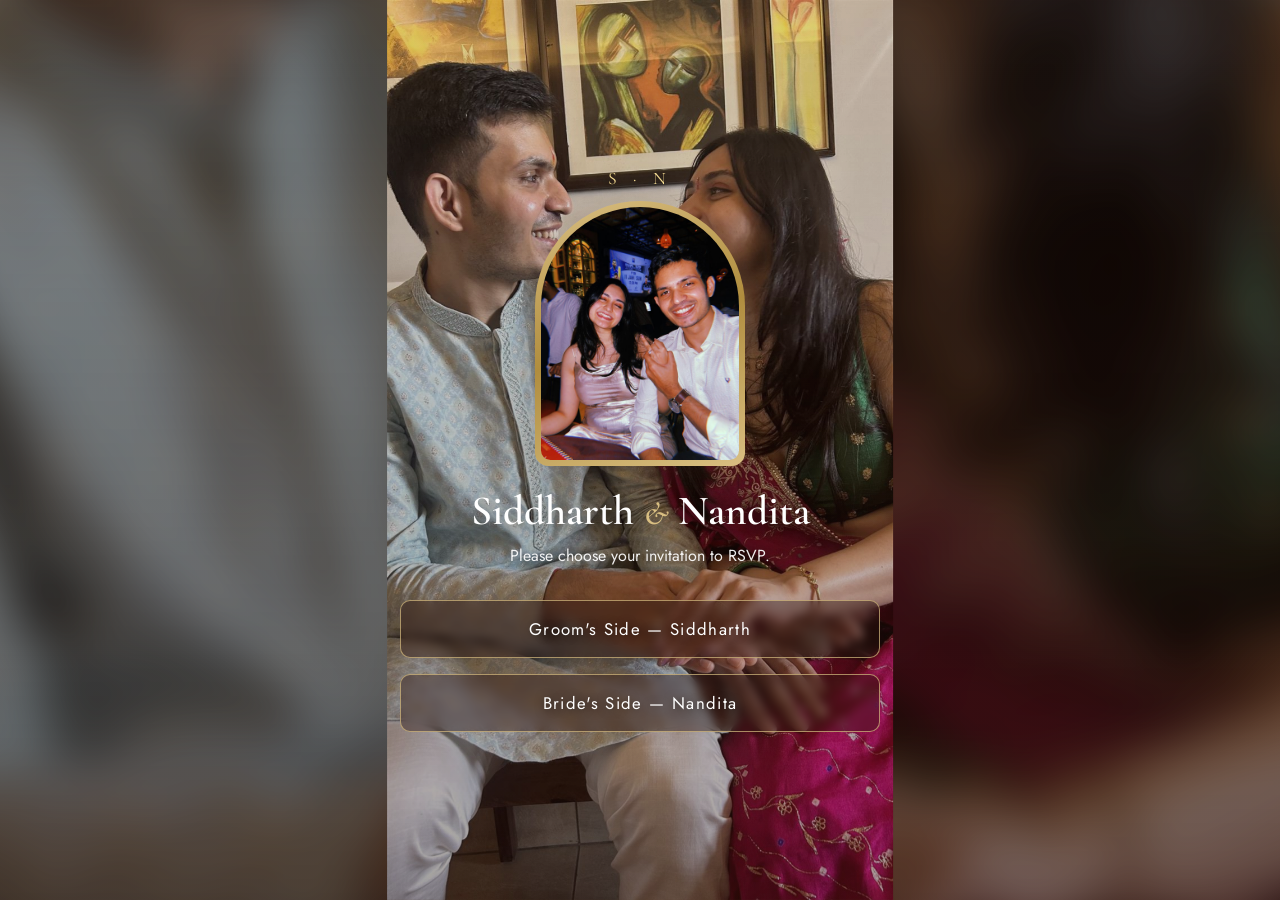
<file: index.html>
<!DOCTYPE html>
<html lang="en">
<head>
  <meta charset="UTF-8" />
  <meta name="viewport" content="width=device-width, initial-scale=1.0" />
  <title>Siddharth &amp; Nandita — Wedding RSVP</title>
  <link rel="preconnect" href="https://fonts.googleapis.com" />
  <link rel="preconnect" href="https://fonts.gstatic.com" crossorigin />
  <link href="https://fonts.googleapis.com/css2?family=Cormorant+Garamond:ital,wght@0,500;0,600;1,500&family=Jost:wght@300;400;500&display=swap" rel="stylesheet" />
  <link rel="stylesheet" href="assets/style.css" />
</head>
<body class="landing">
  <div class="bg-photo" aria-hidden="true">
    <div class="bg-blur"></div>
    <div class="bg-main"></div>
  </div>
  <main class="landing-content">
    <div class="monogram">S &middot; N</div>
    <div class="couple-photo">
      <img src="assets/couple.jpg" alt="Siddharth and Nandita" />
    </div>
    <h1>Siddharth <span class="amp">&amp;</span> Nandita</h1>
    <p class="invite-line">Please choose your invitation to RSVP.</p>
    <div class="landing-links">
      <a href="siddharth/">Groom's Side — Siddharth</a>
      <a href="nandita/">Bride's Side — Nandita</a>
    </div>
  </main>
</body>
</html>
</file>
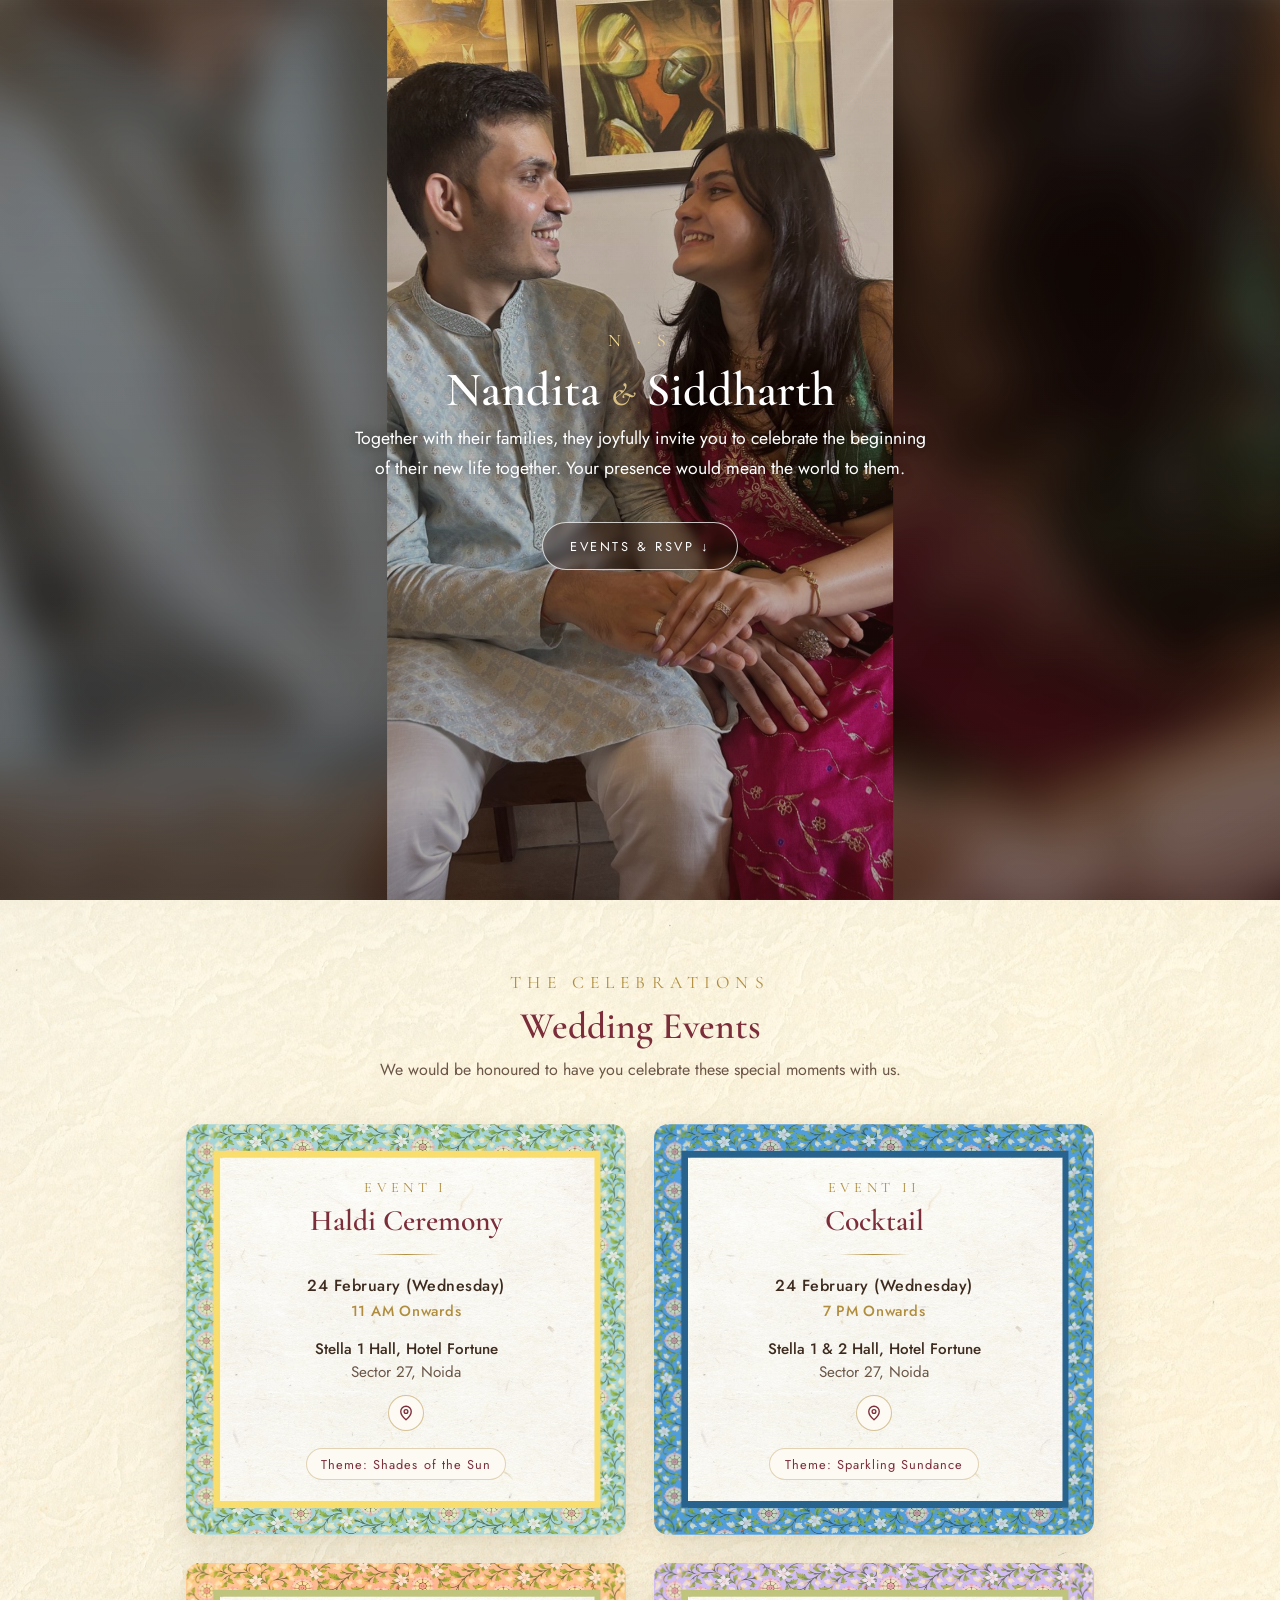
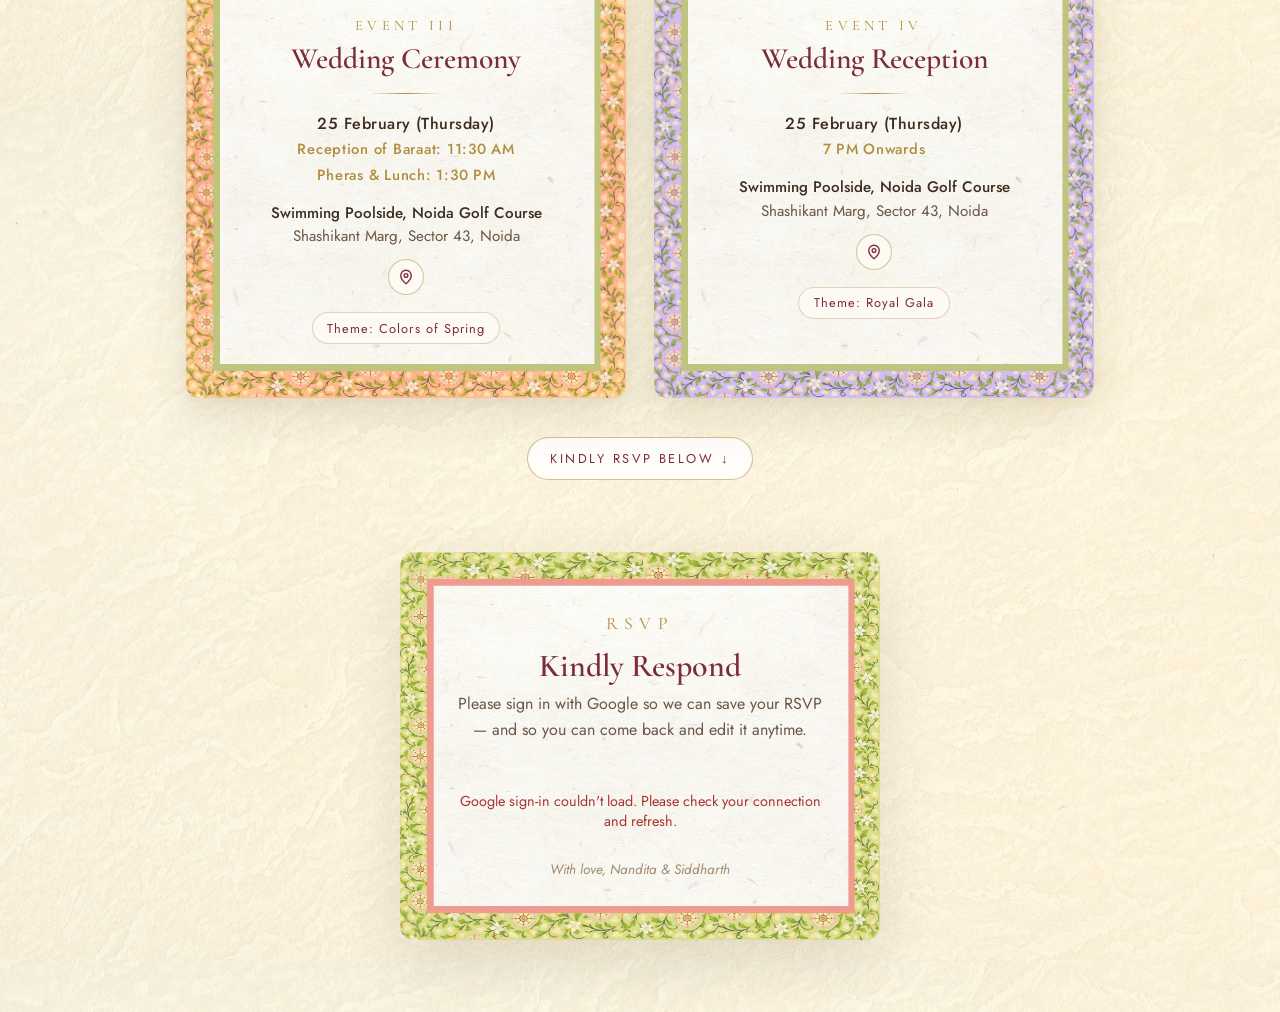
<file: nandita/index.html>
<!DOCTYPE html>
<html lang="en">
<head>
  <meta charset="UTF-8" />
  <meta name="viewport" content="width=device-width, initial-scale=1.0" />
  <title>Nandita &amp; Siddharth — RSVP</title>
  <link rel="preconnect" href="https://fonts.googleapis.com" />
  <link rel="preconnect" href="https://fonts.gstatic.com" crossorigin />
  <link href="https://fonts.googleapis.com/css2?family=Cormorant+Garamond:ital,wght@0,500;0,600;1,500&family=Jost:wght@300;400;500&display=swap" rel="stylesheet" />
  <link rel="stylesheet" href="../assets/style.css?v=4" />
</head>
<body class="rsvp" data-side="Bride - All Events">

  <section class="hero">
    <div class="bg-photo" aria-hidden="true">
      <div class="bg-blur"></div>
      <div class="bg-main"></div>
    </div>
    <div class="hero-content">
      <div class="monogram">N &middot; S</div>
      <h1>Nandita <span class="amp">&amp;</span> Siddharth</h1>
      <p class="hero-message">
        Together with their families, they joyfully invite you to celebrate
        the beginning of their new life together. Your presence would mean
        the world to them.
      </p>
      <a class="scroll-cue" href="#events">Events &amp; RSVP &darr;</a>
    </div>
  </section>

  <!-- Event Details: up to 4 floating cards (remove or edit any card below) -->
  <section class="events-section" id="events">
    <div class="events-header">
      <div class="monogram">The Celebrations</div>
      <h2>Wedding Events</h2>
      <p class="events-intro">We would be honoured to have you celebrate these special moments with us.</p>
    </div>

    <div class="events-grid">
      <article class="event-card event-card--haldi">
        <div class="event-tag">Event I</div>
        <h3 class="event-title">Haldi Ceremony</h3>
        <div class="event-divider" aria-hidden="true"></div>
        <p class="event-date">24 February (Wednesday)</p>
        <p class="event-time">11 AM Onwards</p>
        <p class="event-venue">
          <strong>Stella 1 Hall, Hotel Fortune</strong>
          Sector 27, Noida
        </p>
        <a class="event-map-link" href="https://maps.app.goo.gl/Rfp9CRdD4WfoeM5F8" target="_blank" rel="noopener" aria-label="Open in Google Maps" title="Open in Google Maps"><svg viewBox="0 0 24 24" width="18" height="18" fill="none" stroke="currentColor" stroke-width="1.8" stroke-linecap="round" stroke-linejoin="round" aria-hidden="true"><path d="M12 21s-7-5.68-7-11a7 7 0 1 1 14 0c0 5.32-7 11-7 11z" /><circle cx="12" cy="10" r="2.5" /></svg></a>
        <span class="event-note">Theme: Shades of the Sun</span>
      </article>

      <article class="event-card event-card--sangeet">
        <div class="event-tag">Event II</div>
        <h3 class="event-title">Cocktail</h3>
        <div class="event-divider" aria-hidden="true"></div>
        <p class="event-date">24 February (Wednesday)</p>
        <p class="event-time">7 PM Onwards</p>
        <p class="event-venue">
          <strong>Stella 1 &amp; 2 Hall, Hotel Fortune</strong>
          Sector 27, Noida
        </p>
        <a class="event-map-link" href="https://maps.app.goo.gl/Rfp9CRdD4WfoeM5F8" target="_blank" rel="noopener" aria-label="Open in Google Maps" title="Open in Google Maps"><svg viewBox="0 0 24 24" width="18" height="18" fill="none" stroke="currentColor" stroke-width="1.8" stroke-linecap="round" stroke-linejoin="round" aria-hidden="true"><path d="M12 21s-7-5.68-7-11a7 7 0 1 1 14 0c0 5.32-7 11-7 11z" /><circle cx="12" cy="10" r="2.5" /></svg></a>
        <span class="event-note">Theme: Sparkling Sundance</span>
      </article>

      <article class="event-card event-card--wedding">
        <div class="event-tag">Event III</div>
        <h3 class="event-title">Wedding Ceremony</h3>
        <div class="event-divider" aria-hidden="true"></div>
        <p class="event-date">25 February (Thursday)</p>
        <p class="event-time">Reception of Baraat: 11:30 AM</p>
        <p class="event-time">Pheras &amp; Lunch: 1:30 PM</p>
        <p class="event-venue">
          <strong>Swimming Poolside, Noida Golf Course</strong>
          Shashikant Marg, Sector 43, Noida
        </p>
        <a class="event-map-link" href="https://maps.app.goo.gl/R5cNA3aHKBmnNBvq9" target="_blank" rel="noopener" aria-label="Open in Google Maps" title="Open in Google Maps"><svg viewBox="0 0 24 24" width="18" height="18" fill="none" stroke="currentColor" stroke-width="1.8" stroke-linecap="round" stroke-linejoin="round" aria-hidden="true"><path d="M12 21s-7-5.68-7-11a7 7 0 1 1 14 0c0 5.32-7 11-7 11z" /><circle cx="12" cy="10" r="2.5" /></svg></a>
        <span class="event-note">Theme: Colors of Spring</span>
      </article>

      <article class="event-card event-card--reception">
        <div class="event-tag">Event IV</div>
        <h3 class="event-title">Wedding Reception</h3>
        <div class="event-divider" aria-hidden="true"></div>
        <p class="event-date">25 February (Thursday)</p>
        <p class="event-time">7 PM Onwards</p>
        <p class="event-venue">
          <strong>Swimming Poolside, Noida Golf Course</strong>
          Shashikant Marg, Sector 43, Noida
        </p>
        <a class="event-map-link" href="https://maps.app.goo.gl/R5cNA3aHKBmnNBvq9" target="_blank" rel="noopener" aria-label="Open in Google Maps" title="Open in Google Maps"><svg viewBox="0 0 24 24" width="18" height="18" fill="none" stroke="currentColor" stroke-width="1.8" stroke-linecap="round" stroke-linejoin="round" aria-hidden="true"><path d="M12 21s-7-5.68-7-11a7 7 0 1 1 14 0c0 5.32-7 11-7 11z" /><circle cx="12" cy="10" r="2.5" /></svg></a>
        <span class="event-note">Theme: Royal Gala</span>
      </article>
    </div>

    <div class="events-cta">
      <a class="events-rsvp-cue" href="#rsvp">Kindly RSVP Below &darr;</a>
    </div>
  </section>

  <section class="form-section" id="rsvp">
    <main class="card">
      <div id="signin-gate">
        <div class="monogram">RSVP</div>
        <h2>Kindly Respond</h2>
        <p class="invite-line">Please sign in with Google so we can save your RSVP — and so you can come back and edit it anytime.</p>
        <div id="google-btn"></div>
        <p id="signin-error" class="hidden"></p>
      </div>

      <div id="form-intro" class="hidden">
        <div class="monogram">RSVP</div>
        <h2 id="form-heading">Kindly Respond</h2>
        <p class="invite-line" id="form-subtitle">We would love to know if you can join us.</p>
        <p id="signed-in-as" class="signed-in"></p>
      </div>

      <form id="rsvp-form" class="hidden">
        <div class="field">
          <label for="name">Your Full Name</label>
          <input type="text" id="name" name="name" required autocomplete="name" placeholder="e.g. Priya Verma" />
        </div>

        <div class="field">
          <label for="email">Email</label>
          <input type="email" id="email" name="email" readonly />
        </div>

        <div class="field">
          <label for="phone">Phone Number</label>
          <input type="tel" id="phone" name="phone" required autocomplete="tel" inputmode="tel" pattern="[0-9+\-\s\(\)]{7,15}" title="Please enter a valid phone number" placeholder="e.g. 98765 43210" />
        </div>

        <div class="field">
          <label>Will you be attending?</label>
          <div class="choice-row">
            <span>
              <input type="radio" id="attend-yes" name="attending" value="Yes" required />
              <label class="choice" for="attend-yes">Joyfully Accept</label>
            </span>
            <span>
              <input type="radio" id="attend-no" name="attending" value="No" />
              <label class="choice" for="attend-no">Regretfully Decline</label>
            </span>
          </div>
        </div>

        <div class="field" id="guests-field">
          <label for="guests">Number of Guests in Your Family (including you)</label>
          <input type="number" id="guests" name="guests" min="1" max="15" value="1" />
        </div>

        <div class="field">
          <label for="message">Message for the Couple (optional)</label>
          <textarea id="message" name="message" placeholder="Your wishes…"></textarea>
        </div>

        <button type="submit" id="submit-btn">Send RSVP</button>
        <p id="form-error" class="hidden"></p>
      </form>

      <div id="thank-you" class="hidden">
        <p class="big">Thank you!</p>
        <p id="thank-you-text"></p>
      </div>

      <p class="footer-note">With love, Nandita &amp; Siddharth</p>
    </main>
  </section>

  <script src="https://accounts.google.com/gsi/client"></script>
  <script src="../assets/config.js"></script>
  <script src="../assets/rsvp.js"></script>
</body>
</html>
</file>
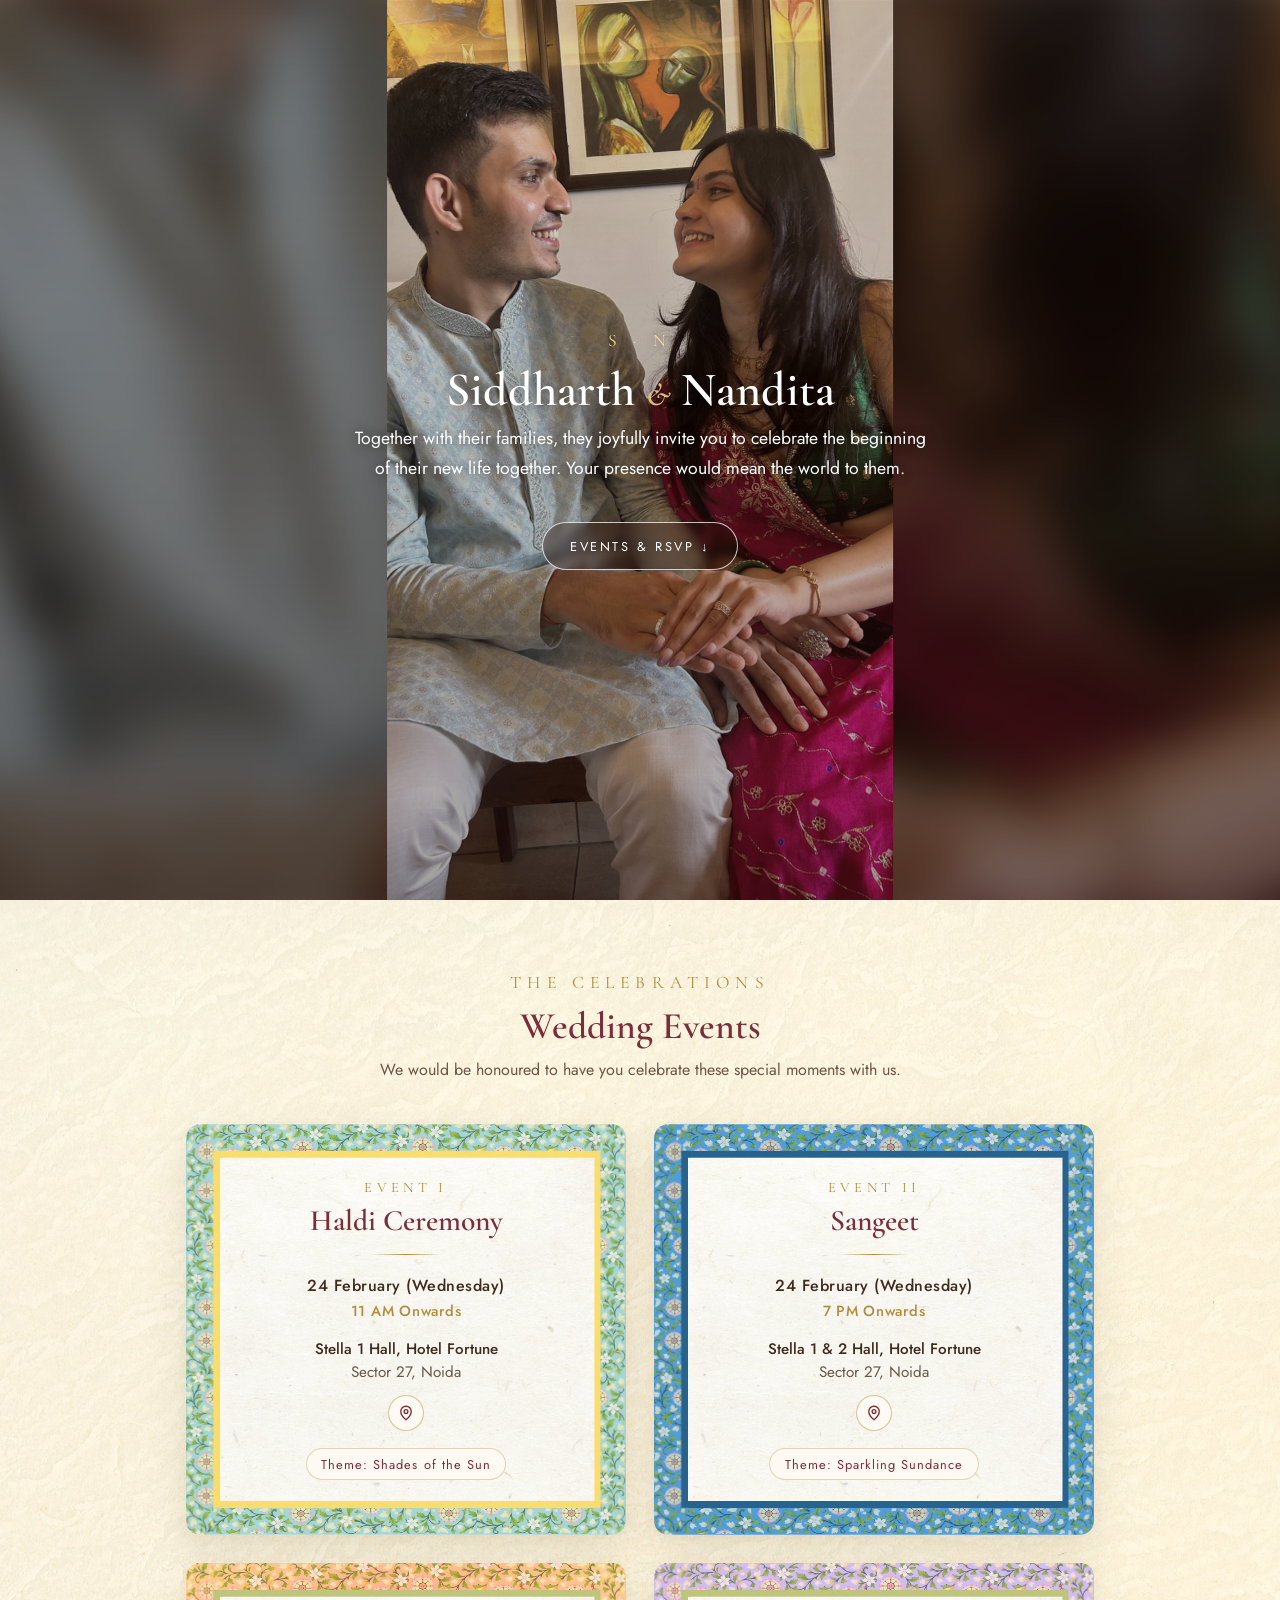
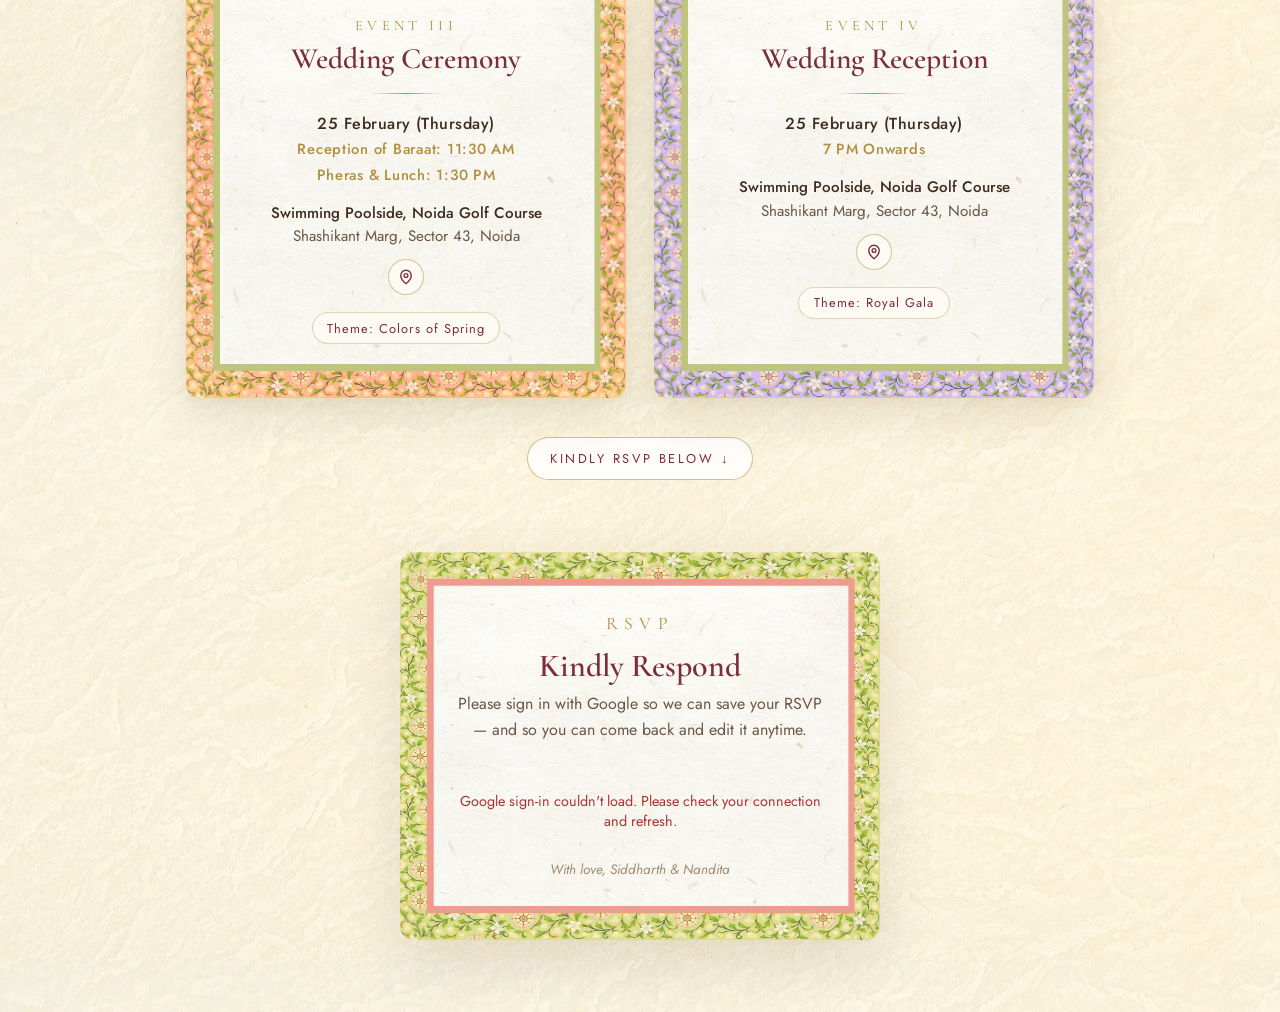
<file: siddharth/index.html>
<!DOCTYPE html>
<html lang="en">
<head>
  <meta charset="UTF-8" />
  <meta name="viewport" content="width=device-width, initial-scale=1.0" />
  <title>Siddharth &amp; Nandita — RSVP</title>
  <link rel="preconnect" href="https://fonts.googleapis.com" />
  <link rel="preconnect" href="https://fonts.gstatic.com" crossorigin />
  <link href="https://fonts.googleapis.com/css2?family=Cormorant+Garamond:ital,wght@0,500;0,600;1,500&family=Jost:wght@300;400;500&display=swap" rel="stylesheet" />
  <link rel="stylesheet" href="../assets/style.css?v=4" />
</head>
<body class="rsvp" data-side="Groom - All Events">

  <section class="hero">
    <div class="bg-photo" aria-hidden="true">
      <div class="bg-blur"></div>
      <div class="bg-main"></div>
    </div>
    <div class="hero-content">
      <div class="monogram">S &middot; N</div>
      <h1>Siddharth <span class="amp">&amp;</span> Nandita</h1>
      <p class="hero-message">
        Together with their families, they joyfully invite you to celebrate
        the beginning of their new life together. Your presence would mean
        the world to them.
      </p>
      <a class="scroll-cue" href="#events">Events &amp; RSVP &darr;</a>
    </div>
  </section>

  <!-- Event Details: up to 4 floating cards (remove or edit any card below) -->
  <section class="events-section" id="events">
    <div class="events-header">
      <div class="monogram">The Celebrations</div>
      <h2>Wedding Events</h2>
      <p class="events-intro">We would be honoured to have you celebrate these special moments with us.</p>
    </div>

    <div class="events-grid">
      <article class="event-card event-card--haldi">
        <div class="event-tag">Event I</div>
        <h3 class="event-title">Haldi Ceremony</h3>
        <div class="event-divider" aria-hidden="true"></div>
        <p class="event-date">24 February (Wednesday)</p>
        <p class="event-time">11 AM Onwards</p>
        <p class="event-venue">
          <strong>Stella 1 Hall, Hotel Fortune</strong>
          Sector 27, Noida
        </p>
        <a class="event-map-link" href="https://maps.app.goo.gl/Rfp9CRdD4WfoeM5F8" target="_blank" rel="noopener" aria-label="Open in Google Maps" title="Open in Google Maps"><svg viewBox="0 0 24 24" width="18" height="18" fill="none" stroke="currentColor" stroke-width="1.8" stroke-linecap="round" stroke-linejoin="round" aria-hidden="true"><path d="M12 21s-7-5.68-7-11a7 7 0 1 1 14 0c0 5.32-7 11-7 11z" /><circle cx="12" cy="10" r="2.5" /></svg></a>
        <span class="event-note">Theme: Shades of the Sun</span>
      </article>

      <article class="event-card event-card--sangeet">
        <div class="event-tag">Event II</div>
        <h3 class="event-title">Sangeet</h3>
        <div class="event-divider" aria-hidden="true"></div>
        <p class="event-date">24 February (Wednesday)</p>
        <p class="event-time">7 PM Onwards</p>
        <p class="event-venue">
          <strong>Stella 1 &amp; 2 Hall, Hotel Fortune</strong>
          Sector 27, Noida
        </p>
        <a class="event-map-link" href="https://maps.app.goo.gl/Rfp9CRdD4WfoeM5F8" target="_blank" rel="noopener" aria-label="Open in Google Maps" title="Open in Google Maps"><svg viewBox="0 0 24 24" width="18" height="18" fill="none" stroke="currentColor" stroke-width="1.8" stroke-linecap="round" stroke-linejoin="round" aria-hidden="true"><path d="M12 21s-7-5.68-7-11a7 7 0 1 1 14 0c0 5.32-7 11-7 11z" /><circle cx="12" cy="10" r="2.5" /></svg></a>
        <span class="event-note">Theme: Sparkling Sundance</span>
      </article>

      <article class="event-card event-card--wedding">
        <div class="event-tag">Event III</div>
        <h3 class="event-title">Wedding Ceremony</h3>
        <div class="event-divider" aria-hidden="true"></div>
        <p class="event-date">25 February (Thursday)</p>
        <p class="event-time">Reception of Baraat: 11:30 AM</p>
        <p class="event-time">Pheras &amp; Lunch: 1:30 PM</p>
        <p class="event-venue">
          <strong>Swimming Poolside, Noida Golf Course</strong>
          Shashikant Marg, Sector 43, Noida
        </p>
        <a class="event-map-link" href="https://maps.app.goo.gl/R5cNA3aHKBmnNBvq9" target="_blank" rel="noopener" aria-label="Open in Google Maps" title="Open in Google Maps"><svg viewBox="0 0 24 24" width="18" height="18" fill="none" stroke="currentColor" stroke-width="1.8" stroke-linecap="round" stroke-linejoin="round" aria-hidden="true"><path d="M12 21s-7-5.68-7-11a7 7 0 1 1 14 0c0 5.32-7 11-7 11z" /><circle cx="12" cy="10" r="2.5" /></svg></a>
        <span class="event-note">Theme: Colors of Spring</span>
      </article>

      <article class="event-card event-card--reception">
        <div class="event-tag">Event IV</div>
        <h3 class="event-title">Wedding Reception</h3>
        <div class="event-divider" aria-hidden="true"></div>
        <p class="event-date">25 February (Thursday)</p>
        <p class="event-time">7 PM Onwards</p>
        <p class="event-venue">
          <strong>Swimming Poolside, Noida Golf Course</strong>
          Shashikant Marg, Sector 43, Noida
        </p>
        <a class="event-map-link" href="https://maps.app.goo.gl/R5cNA3aHKBmnNBvq9" target="_blank" rel="noopener" aria-label="Open in Google Maps" title="Open in Google Maps"><svg viewBox="0 0 24 24" width="18" height="18" fill="none" stroke="currentColor" stroke-width="1.8" stroke-linecap="round" stroke-linejoin="round" aria-hidden="true"><path d="M12 21s-7-5.68-7-11a7 7 0 1 1 14 0c0 5.32-7 11-7 11z" /><circle cx="12" cy="10" r="2.5" /></svg></a>
        <span class="event-note">Theme: Royal Gala</span>
      </article>
    </div>

    <div class="events-cta">
      <a class="events-rsvp-cue" href="#rsvp">Kindly RSVP Below &darr;</a>
    </div>
  </section>

  <section class="form-section" id="rsvp">
    <main class="card">
      <div id="signin-gate">
        <div class="monogram">RSVP</div>
        <h2>Kindly Respond</h2>
        <p class="invite-line">Please sign in with Google so we can save your RSVP — and so you can come back and edit it anytime.</p>
        <div id="google-btn"></div>
        <p id="signin-error" class="hidden"></p>
      </div>

      <div id="form-intro" class="hidden">
        <div class="monogram">RSVP</div>
        <h2 id="form-heading">Kindly Respond</h2>
        <p class="invite-line" id="form-subtitle">We would love to know if you can join us.</p>
        <p id="signed-in-as" class="signed-in"></p>
      </div>

      <form id="rsvp-form" class="hidden">
        <div class="field">
          <label for="name">Your Full Name</label>
          <input type="text" id="name" name="name" required autocomplete="name" placeholder="e.g. Rahul Sharma" />
        </div>

        <div class="field">
          <label for="email">Email</label>
          <input type="email" id="email" name="email" readonly />
        </div>

        <div class="field">
          <label for="phone">Phone Number</label>
          <input type="tel" id="phone" name="phone" required autocomplete="tel" inputmode="tel" pattern="[0-9+\-\s\(\)]{7,15}" title="Please enter a valid phone number" placeholder="e.g. 98765 43210" />
        </div>

        <div class="field">
          <label>Will you be attending?</label>
          <div class="choice-row">
            <span>
              <input type="radio" id="attend-yes" name="attending" value="Yes" required />
              <label class="choice" for="attend-yes">Joyfully Accept</label>
            </span>
            <span>
              <input type="radio" id="attend-no" name="attending" value="No" />
              <label class="choice" for="attend-no">Regretfully Decline</label>
            </span>
          </div>
        </div>

        <div class="field" id="guests-field">
          <label for="guests">Number of Guests in Your Family (including you)</label>
          <input type="number" id="guests" name="guests" min="1" max="15" value="1" />
        </div>

        <div class="field">
          <label for="message">Message for the Couple (optional)</label>
          <textarea id="message" name="message" placeholder="Your wishes…"></textarea>
        </div>

        <button type="submit" id="submit-btn">Send RSVP</button>
        <p id="form-error" class="hidden"></p>
      </form>

      <div id="thank-you" class="hidden">
        <p class="big">Thank you!</p>
        <p id="thank-you-text"></p>
      </div>

      <p class="footer-note">With love, Siddharth &amp; Nandita</p>
    </main>
  </section>

  <script src="https://accounts.google.com/gsi/client"></script>
  <script src="../assets/config.js"></script>
  <script src="../assets/rsvp.js"></script>
</body>
</html>
</file>
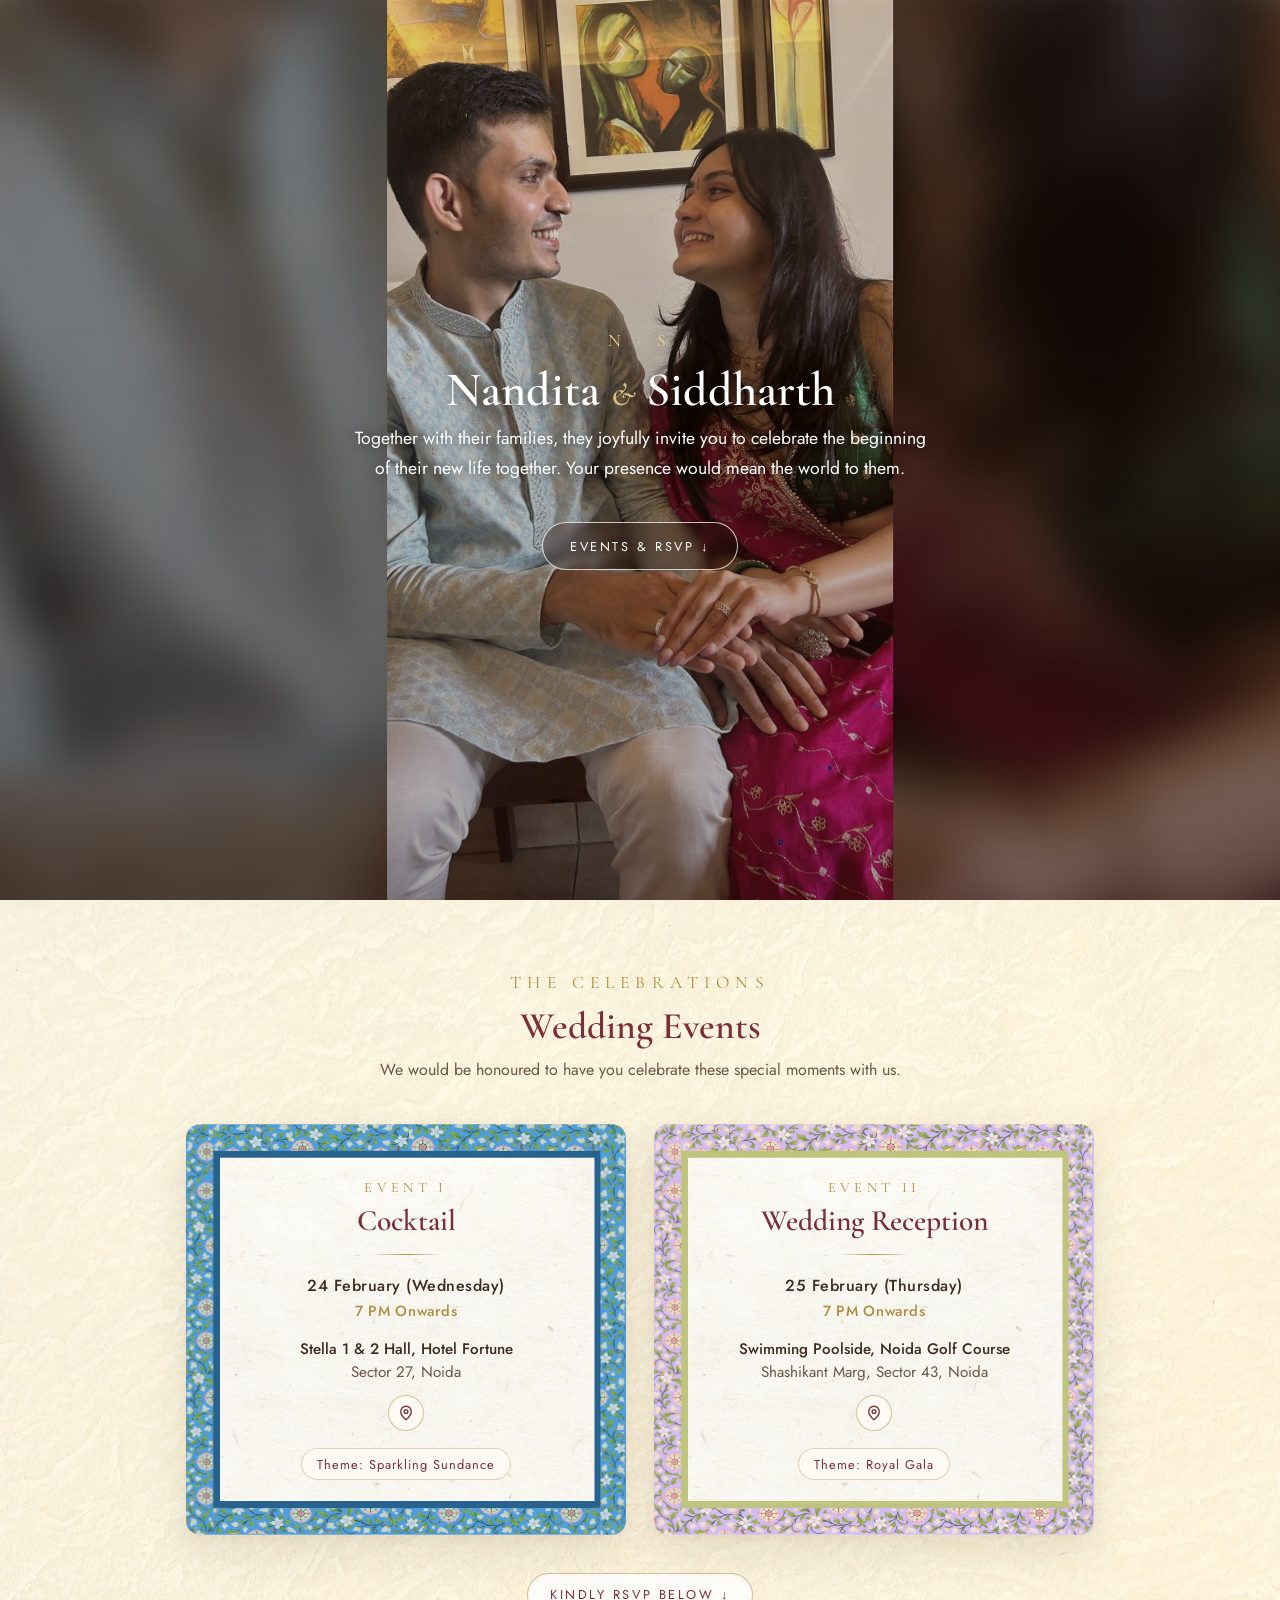
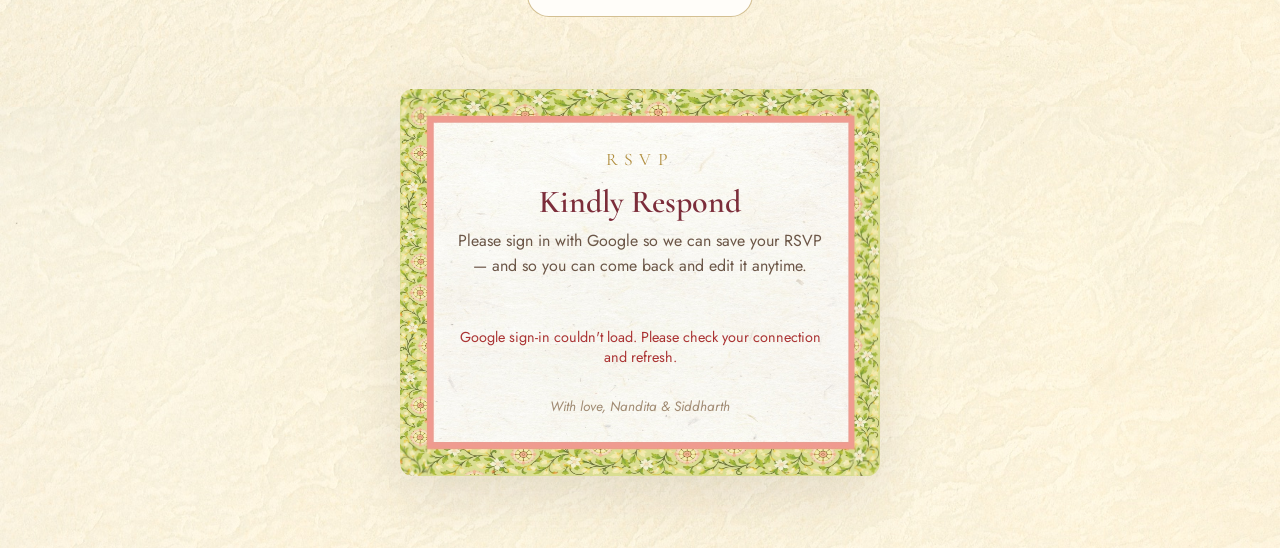
<file: nandita/cocktail-reception/index.html>
<!DOCTYPE html>
<html lang="en">
<head>
  <meta charset="UTF-8" />
  <meta name="viewport" content="width=device-width, initial-scale=1.0" />
  <title>Nandita &amp; Siddharth — RSVP</title>
  <link rel="preconnect" href="https://fonts.googleapis.com" />
  <link rel="preconnect" href="https://fonts.gstatic.com" crossorigin />
  <link href="https://fonts.googleapis.com/css2?family=Cormorant+Garamond:ital,wght@0,500;0,600;1,500&family=Jost:wght@300;400;500&display=swap" rel="stylesheet" />
  <link rel="stylesheet" href="../../assets/style.css?v=4" />
</head>
<body class="rsvp" data-side="Bride - Cocktail &amp; Reception">

  <section class="hero">
    <div class="bg-photo" aria-hidden="true">
      <div class="bg-blur"></div>
      <div class="bg-main"></div>
    </div>
    <div class="hero-content">
      <div class="monogram">N &middot; S</div>
      <h1>Nandita <span class="amp">&amp;</span> Siddharth</h1>
      <p class="hero-message">
        Together with their families, they joyfully invite you to celebrate
        the beginning of their new life together. Your presence would mean
        the world to them.
      </p>
      <a class="scroll-cue" href="#events">Events &amp; RSVP &darr;</a>
    </div>
  </section>

  <!-- Event Details: Cocktail & Reception -->
  <section class="events-section" id="events">
    <div class="events-header">
      <div class="monogram">The Celebrations</div>
      <h2>Wedding Events</h2>
      <p class="events-intro">We would be honoured to have you celebrate these special moments with us.</p>
    </div>

    <div class="events-grid">
      <article class="event-card event-card--sangeet">
        <div class="event-tag">Event I</div>
        <h3 class="event-title">Cocktail</h3>
        <div class="event-divider" aria-hidden="true"></div>
        <p class="event-date">24 February (Wednesday)</p>
        <p class="event-time">7 PM Onwards</p>
        <p class="event-venue">
          <strong>Stella 1 &amp; 2 Hall, Hotel Fortune</strong>
          Sector 27, Noida
        </p>
        <a class="event-map-link" href="https://maps.app.goo.gl/Rfp9CRdD4WfoeM5F8" target="_blank" rel="noopener" aria-label="Open in Google Maps" title="Open in Google Maps"><svg viewBox="0 0 24 24" width="18" height="18" fill="none" stroke="currentColor" stroke-width="1.8" stroke-linecap="round" stroke-linejoin="round" aria-hidden="true"><path d="M12 21s-7-5.68-7-11a7 7 0 1 1 14 0c0 5.32-7 11-7 11z" /><circle cx="12" cy="10" r="2.5" /></svg></a>
        <span class="event-note">Theme: Sparkling Sundance</span>
      </article>

      <article class="event-card event-card--reception">
        <div class="event-tag">Event II</div>
        <h3 class="event-title">Wedding Reception</h3>
        <div class="event-divider" aria-hidden="true"></div>
        <p class="event-date">25 February (Thursday)</p>
        <p class="event-time">7 PM Onwards</p>
        <p class="event-venue">
          <strong>Swimming Poolside, Noida Golf Course</strong>
          Shashikant Marg, Sector 43, Noida
        </p>
        <a class="event-map-link" href="https://maps.app.goo.gl/R5cNA3aHKBmnNBvq9" target="_blank" rel="noopener" aria-label="Open in Google Maps" title="Open in Google Maps"><svg viewBox="0 0 24 24" width="18" height="18" fill="none" stroke="currentColor" stroke-width="1.8" stroke-linecap="round" stroke-linejoin="round" aria-hidden="true"><path d="M12 21s-7-5.68-7-11a7 7 0 1 1 14 0c0 5.32-7 11-7 11z" /><circle cx="12" cy="10" r="2.5" /></svg></a>
        <span class="event-note">Theme: Royal Gala</span>
      </article>
    </div>

    <div class="events-cta">
      <a class="events-rsvp-cue" href="#rsvp">Kindly RSVP Below &darr;</a>
    </div>
  </section>

  <section class="form-section" id="rsvp">
    <main class="card">
      <div id="signin-gate">
        <div class="monogram">RSVP</div>
        <h2>Kindly Respond</h2>
        <p class="invite-line">Please sign in with Google so we can save your RSVP — and so you can come back and edit it anytime.</p>
        <div id="google-btn"></div>
        <p id="signin-error" class="hidden"></p>
      </div>

      <div id="form-intro" class="hidden">
        <div class="monogram">RSVP</div>
        <h2 id="form-heading">Kindly Respond</h2>
        <p class="invite-line" id="form-subtitle">We would love to know if you can join us.</p>
        <p id="signed-in-as" class="signed-in"></p>
      </div>

      <form id="rsvp-form" class="hidden">
        <div class="field">
          <label for="name">Your Full Name</label>
          <input type="text" id="name" name="name" required autocomplete="name" placeholder="e.g. Priya Verma" />
        </div>

        <div class="field">
          <label for="email">Email</label>
          <input type="email" id="email" name="email" readonly />
        </div>

        <div class="field">
          <label for="phone">Phone Number</label>
          <input type="tel" id="phone" name="phone" required autocomplete="tel" inputmode="tel" pattern="[0-9+\-\s\(\)]{7,15}" title="Please enter a valid phone number" placeholder="e.g. 98765 43210" />
        </div>

        <div class="field">
          <label>Will you be attending?</label>
          <div class="choice-row">
            <span>
              <input type="radio" id="attend-yes" name="attending" value="Yes" required />
              <label class="choice" for="attend-yes">Joyfully Accept</label>
            </span>
            <span>
              <input type="radio" id="attend-no" name="attending" value="No" />
              <label class="choice" for="attend-no">Regretfully Decline</label>
            </span>
          </div>
        </div>

        <div class="field" id="guests-field">
          <label for="guests">Number of Guests in Your Family (including you)</label>
          <input type="number" id="guests" name="guests" min="1" max="15" value="1" />
        </div>

        <div class="field">
          <label for="message">Message for the Couple (optional)</label>
          <textarea id="message" name="message" placeholder="Your wishes…"></textarea>
        </div>

        <button type="submit" id="submit-btn">Send RSVP</button>
        <p id="form-error" class="hidden"></p>
      </form>

      <div id="thank-you" class="hidden">
        <p class="big">Thank you!</p>
        <p id="thank-you-text"></p>
      </div>

      <p class="footer-note">With love, Nandita &amp; Siddharth</p>
    </main>
  </section>

  <script src="https://accounts.google.com/gsi/client"></script>
  <script src="../../assets/config.js"></script>
  <script src="../../assets/rsvp.js"></script>
</body>
</html>
</file>
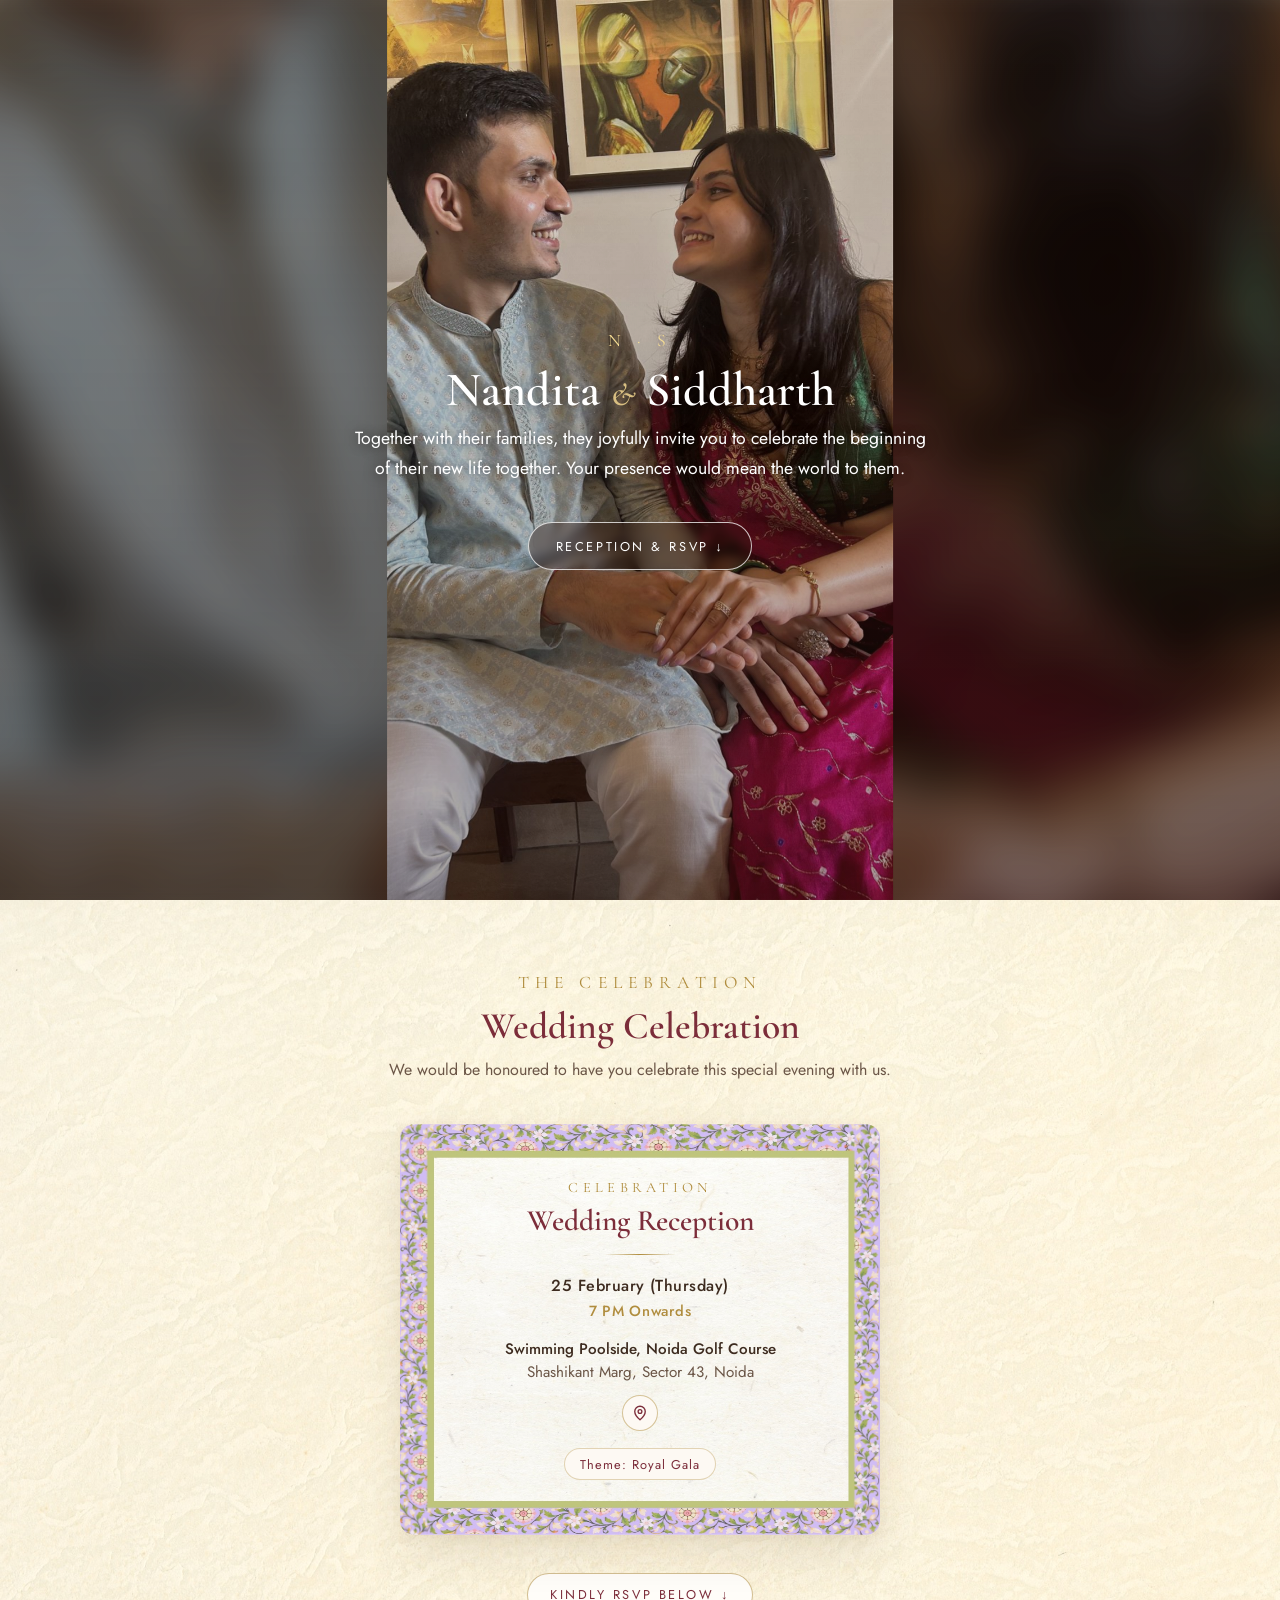
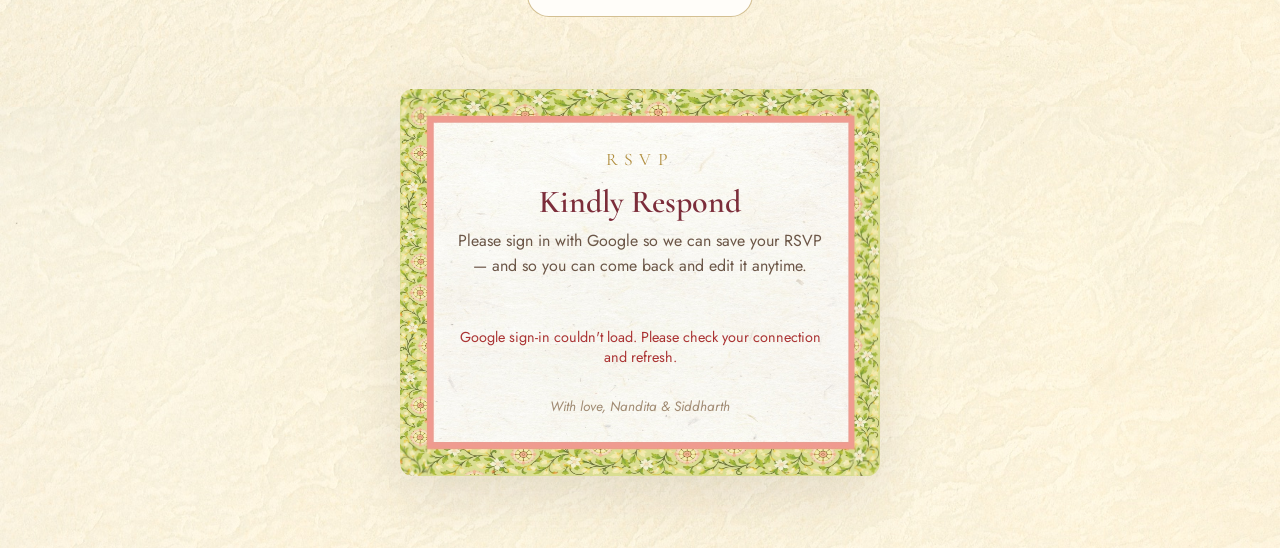
<file: nandita/reception/index.html>
<!DOCTYPE html>
<html lang="en">
<head>
  <meta charset="UTF-8" />
  <meta name="viewport" content="width=device-width, initial-scale=1.0" />
  <title>Nandita &amp; Siddharth — RSVP</title>
  <link rel="preconnect" href="https://fonts.googleapis.com" />
  <link rel="preconnect" href="https://fonts.gstatic.com" crossorigin />
  <link href="https://fonts.googleapis.com/css2?family=Cormorant+Garamond:ital,wght@0,500;0,600;1,500&family=Jost:wght@300;400;500&display=swap" rel="stylesheet" />
  <link rel="stylesheet" href="../../assets/style.css?v=4" />
</head>
<body class="rsvp" data-side="Bride - Reception">

  <section class="hero">
    <div class="bg-photo" aria-hidden="true">
      <div class="bg-blur"></div>
      <div class="bg-main"></div>
    </div>
    <div class="hero-content">
      <div class="monogram">N &middot; S</div>
      <h1>Nandita <span class="amp">&amp;</span> Siddharth</h1>
      <p class="hero-message">
        Together with their families, they joyfully invite you to celebrate
        the beginning of their new life together. Your presence would mean
        the world to them.
      </p>
      <a class="scroll-cue" href="#events">Reception &amp; RSVP &darr;</a>
    </div>
  </section>

  <!-- Event Details: Reception Only -->
  <section class="events-section" id="events">
    <div class="events-header">
      <div class="monogram">The Celebration</div>
      <h2>Wedding Celebration</h2>
      <p class="events-intro">We would be honoured to have you celebrate this special evening with us.</p>
    </div>

    <div class="events-grid">
      <article class="event-card event-card--reception">
        <div class="event-tag">Celebration</div>
        <h3 class="event-title">Wedding Reception</h3>
        <div class="event-divider" aria-hidden="true"></div>
        <p class="event-date">25 February (Thursday)</p>
        <p class="event-time">7 PM Onwards</p>
        <p class="event-venue">
          <strong>Swimming Poolside, Noida Golf Course</strong>
          Shashikant Marg, Sector 43, Noida
        </p>
        <a class="event-map-link" href="https://maps.app.goo.gl/R5cNA3aHKBmnNBvq9" target="_blank" rel="noopener" aria-label="Open in Google Maps" title="Open in Google Maps"><svg viewBox="0 0 24 24" width="18" height="18" fill="none" stroke="currentColor" stroke-width="1.8" stroke-linecap="round" stroke-linejoin="round" aria-hidden="true"><path d="M12 21s-7-5.68-7-11a7 7 0 1 1 14 0c0 5.32-7 11-7 11z" /><circle cx="12" cy="10" r="2.5" /></svg></a>
        <span class="event-note">Theme: Royal Gala</span>
      </article>
    </div>

    <div class="events-cta">
      <a class="events-rsvp-cue" href="#rsvp">Kindly RSVP Below &darr;</a>
    </div>
  </section>

  <section class="form-section" id="rsvp">
    <main class="card">
      <div id="signin-gate">
        <div class="monogram">RSVP</div>
        <h2>Kindly Respond</h2>
        <p class="invite-line">Please sign in with Google so we can save your RSVP — and so you can come back and edit it anytime.</p>
        <div id="google-btn"></div>
        <p id="signin-error" class="hidden"></p>
      </div>

      <div id="form-intro" class="hidden">
        <div class="monogram">RSVP</div>
        <h2 id="form-heading">Kindly Respond</h2>
        <p class="invite-line" id="form-subtitle">We would love to know if you can join us.</p>
        <p id="signed-in-as" class="signed-in"></p>
      </div>

      <form id="rsvp-form" class="hidden">
        <div class="field">
          <label for="name">Your Full Name</label>
          <input type="text" id="name" name="name" required autocomplete="name" placeholder="e.g. Priya Verma" />
        </div>

        <div class="field">
          <label for="email">Email</label>
          <input type="email" id="email" name="email" readonly />
        </div>

        <div class="field">
          <label for="phone">Phone Number</label>
          <input type="tel" id="phone" name="phone" required autocomplete="tel" inputmode="tel" pattern="[0-9+\-\s\(\)]{7,15}" title="Please enter a valid phone number" placeholder="e.g. 98765 43210" />
        </div>

        <div class="field">
          <label>Will you be attending?</label>
          <div class="choice-row">
            <span>
              <input type="radio" id="attend-yes" name="attending" value="Yes" required />
              <label class="choice" for="attend-yes">Joyfully Accept</label>
            </span>
            <span>
              <input type="radio" id="attend-no" name="attending" value="No" />
              <label class="choice" for="attend-no">Regretfully Decline</label>
            </span>
          </div>
        </div>

        <div class="field" id="guests-field">
          <label for="guests">Number of Guests in Your Family (including you)</label>
          <input type="number" id="guests" name="guests" min="1" max="15" value="1" />
        </div>

        <div class="field">
          <label for="message">Message for the Couple (optional)</label>
          <textarea id="message" name="message" placeholder="Your wishes…"></textarea>
        </div>

        <button type="submit" id="submit-btn">Send RSVP</button>
        <p id="form-error" class="hidden"></p>
      </form>

      <div id="thank-you" class="hidden">
        <p class="big">Thank you!</p>
        <p id="thank-you-text"></p>
      </div>

      <p class="footer-note">With love, Nandita &amp; Siddharth</p>
    </main>
  </section>

  <script src="https://accounts.google.com/gsi/client"></script>
  <script src="../../assets/config.js"></script>
  <script src="../../assets/rsvp.js"></script>
</body>
</html>
</file>
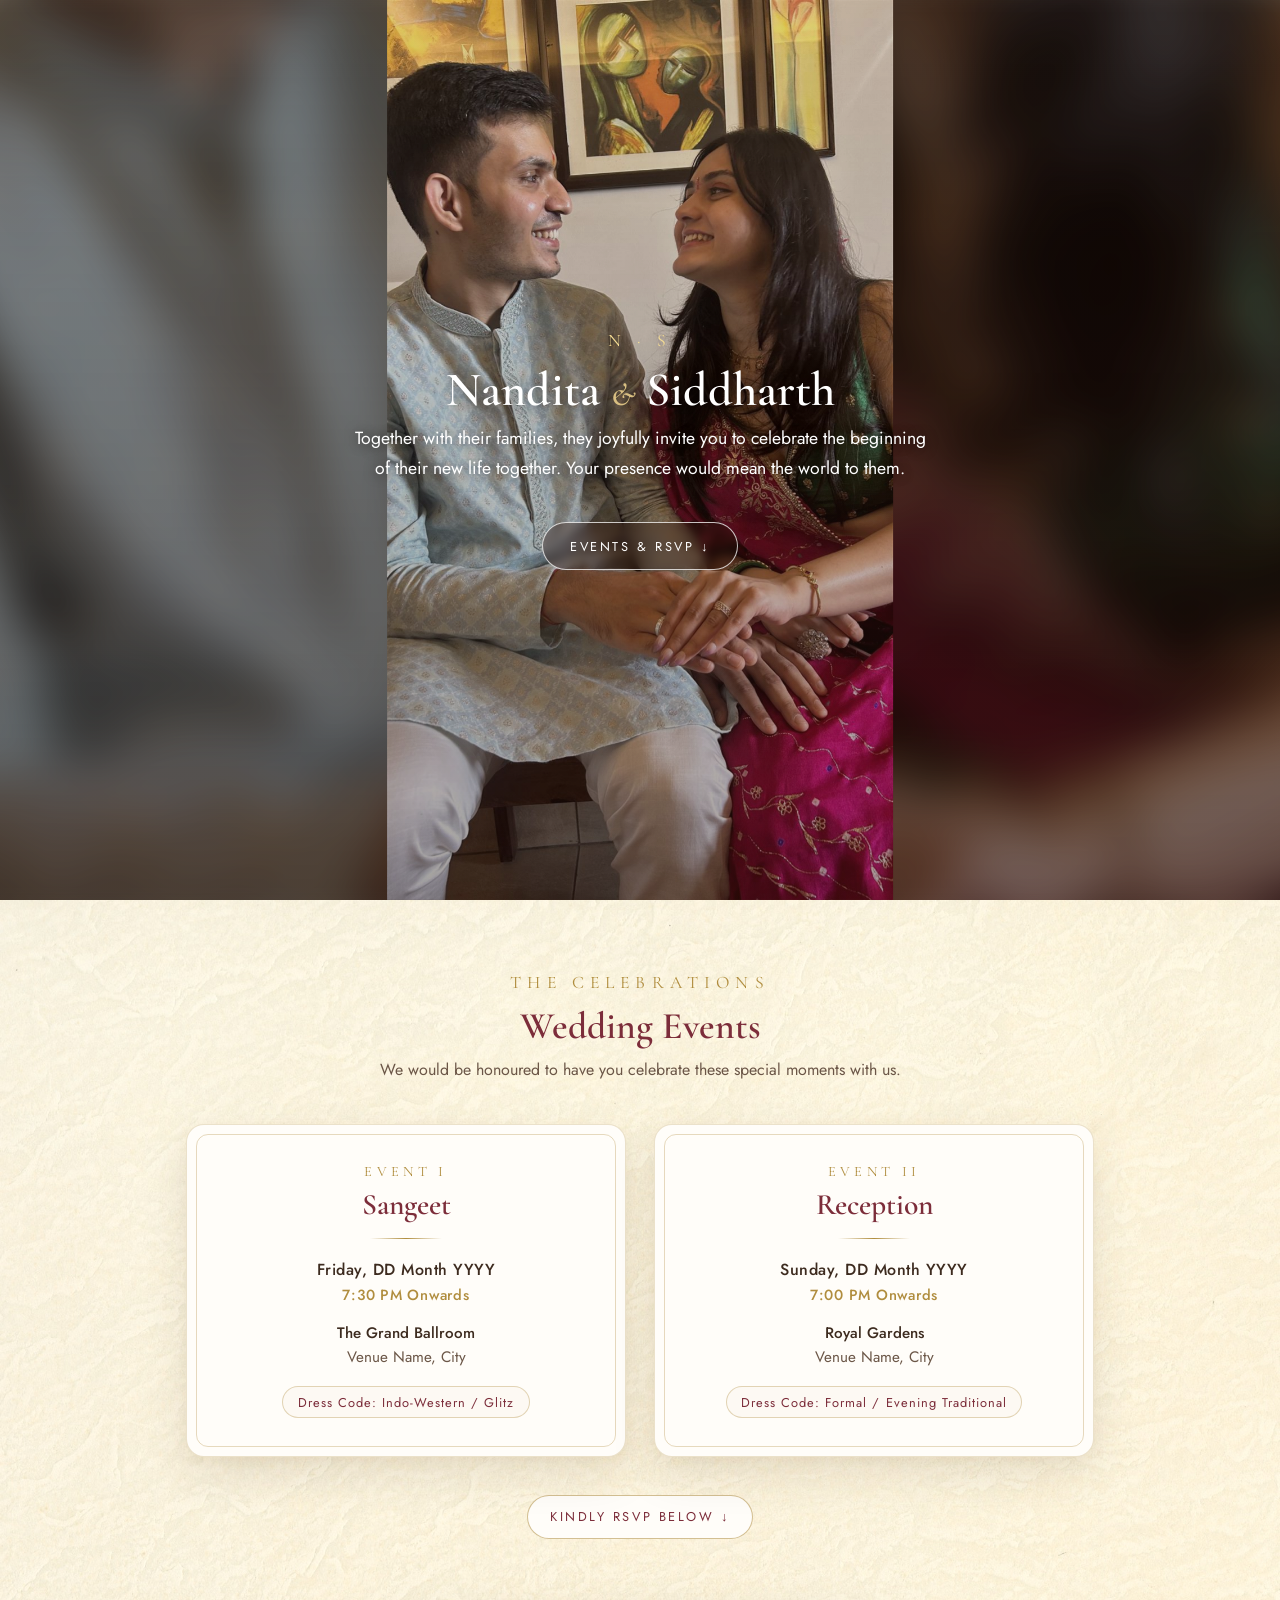
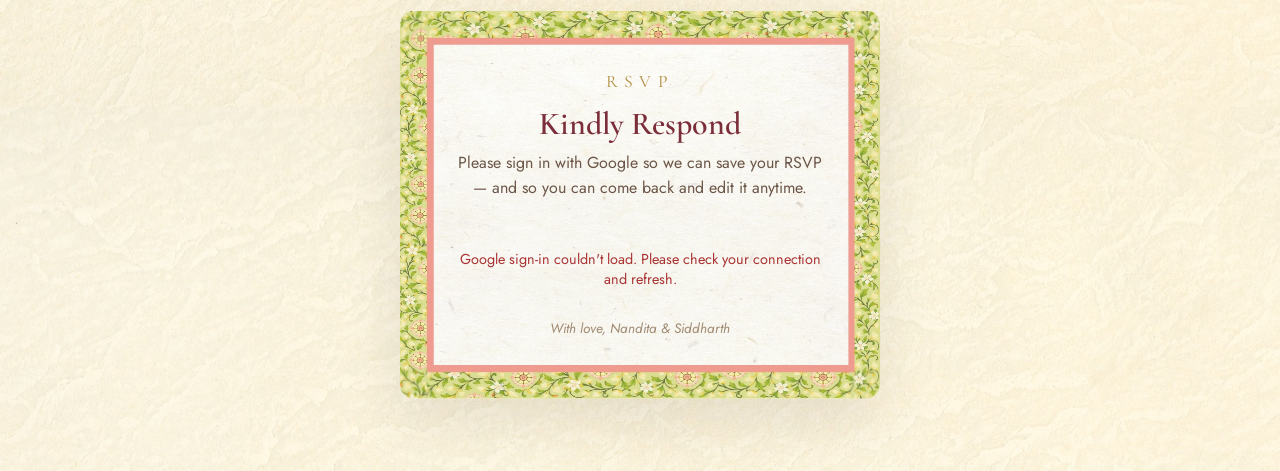
<file: nandita/sangeet-reception/index.html>
<!DOCTYPE html>
<html lang="en">
<head>
  <meta charset="UTF-8" />
  <meta name="viewport" content="width=device-width, initial-scale=1.0" />
  <title>Nandita &amp; Siddharth — RSVP</title>
  <link rel="preconnect" href="https://fonts.googleapis.com" />
  <link rel="preconnect" href="https://fonts.gstatic.com" crossorigin />
  <link href="https://fonts.googleapis.com/css2?family=Cormorant+Garamond:ital,wght@0,500;0,600;1,500&family=Jost:wght@300;400;500&display=swap" rel="stylesheet" />
  <link rel="stylesheet" href="../../assets/style.css" />
</head>
<body class="rsvp" data-side="Bride - Sangeet &amp; Reception">

  <section class="hero">
    <div class="bg-photo" aria-hidden="true">
      <div class="bg-blur"></div>
      <div class="bg-main"></div>
    </div>
    <div class="hero-content">
      <div class="monogram">N &middot; S</div>
      <h1>Nandita <span class="amp">&amp;</span> Siddharth</h1>
      <p class="hero-message">
        Together with their families, they joyfully invite you to celebrate
        the beginning of their new life together. Your presence would mean
        the world to them.
      </p>
      <a class="scroll-cue" href="#events">Events &amp; RSVP &darr;</a>
    </div>
  </section>

  <!-- Event Details: Sangeet & Reception -->
  <section class="events-section" id="events">
    <div class="events-header">
      <div class="monogram">The Celebrations</div>
      <h2>Wedding Events</h2>
      <p class="events-intro">We would be honoured to have you celebrate these special moments with us.</p>
    </div>

    <div class="events-grid">
      <article class="event-card">
        <div class="event-tag">Event I</div>
        <h3 class="event-title">Sangeet</h3>
        <div class="event-divider" aria-hidden="true"></div>
        <p class="event-date">Friday, DD Month YYYY</p>
        <p class="event-time">7:30 PM Onwards</p>
        <p class="event-venue">
          <strong>The Grand Ballroom</strong>
          Venue Name, City
        </p>
        <span class="event-note">Dress Code: Indo-Western / Glitz</span>
        <!-- Optional map link: <br /><a class="event-map-link" href="https://maps.google.com" target="_blank" rel="noopener">View on Map</a> -->
      </article>

      <article class="event-card">
        <div class="event-tag">Event II</div>
        <h3 class="event-title">Reception</h3>
        <div class="event-divider" aria-hidden="true"></div>
        <p class="event-date">Sunday, DD Month YYYY</p>
        <p class="event-time">7:00 PM Onwards</p>
        <p class="event-venue">
          <strong>Royal Gardens</strong>
          Venue Name, City
        </p>
        <span class="event-note">Dress Code: Formal / Evening Traditional</span>
      </article>
    </div>

    <div class="events-cta">
      <a class="events-rsvp-cue" href="#rsvp">Kindly RSVP Below &darr;</a>
    </div>
  </section>

  <section class="form-section" id="rsvp">
    <main class="card">
      <div id="signin-gate">
        <div class="monogram">RSVP</div>
        <h2>Kindly Respond</h2>
        <p class="invite-line">Please sign in with Google so we can save your RSVP — and so you can come back and edit it anytime.</p>
        <div id="google-btn"></div>
        <p id="signin-error" class="hidden"></p>
      </div>

      <div id="form-intro" class="hidden">
        <div class="monogram">RSVP</div>
        <h2 id="form-heading">Kindly Respond</h2>
        <p class="invite-line" id="form-subtitle">We would love to know if you can join us.</p>
        <p id="signed-in-as" class="signed-in"></p>
      </div>

      <form id="rsvp-form" class="hidden">
        <div class="field">
          <label for="name">Your Full Name</label>
          <input type="text" id="name" name="name" required autocomplete="name" placeholder="e.g. Priya Verma" />
        </div>

        <div class="field">
          <label for="email">Email</label>
          <input type="email" id="email" name="email" readonly />
        </div>

        <div class="field">
          <label for="phone">Phone Number</label>
          <input type="tel" id="phone" name="phone" required autocomplete="tel" inputmode="tel" pattern="[0-9+\-\s\(\)]{7,15}" title="Please enter a valid phone number" placeholder="e.g. 98765 43210" />
        </div>

        <div class="field">
          <label>Will you be attending?</label>
          <div class="choice-row">
            <span>
              <input type="radio" id="attend-yes" name="attending" value="Yes" required />
              <label class="choice" for="attend-yes">Joyfully Accept</label>
            </span>
            <span>
              <input type="radio" id="attend-no" name="attending" value="No" />
              <label class="choice" for="attend-no">Regretfully Decline</label>
            </span>
          </div>
        </div>

        <div class="field" id="guests-field">
          <label for="guests">Number of Guests in Your Family (including you)</label>
          <input type="number" id="guests" name="guests" min="1" max="15" value="1" />
        </div>

        <div class="field">
          <label for="message">Message for the Couple (optional)</label>
          <textarea id="message" name="message" placeholder="Your wishes…"></textarea>
        </div>

        <button type="submit" id="submit-btn">Send RSVP</button>
        <p id="form-error" class="hidden"></p>
      </form>

      <div id="thank-you" class="hidden">
        <p class="big">Thank you!</p>
        <p id="thank-you-text"></p>
      </div>

      <p class="footer-note">With love, Nandita &amp; Siddharth</p>
    </main>
  </section>

  <script src="https://accounts.google.com/gsi/client"></script>
  <script src="../../assets/config.js"></script>
  <script src="../../assets/rsvp.js"></script>
</body>
</html>
</file>
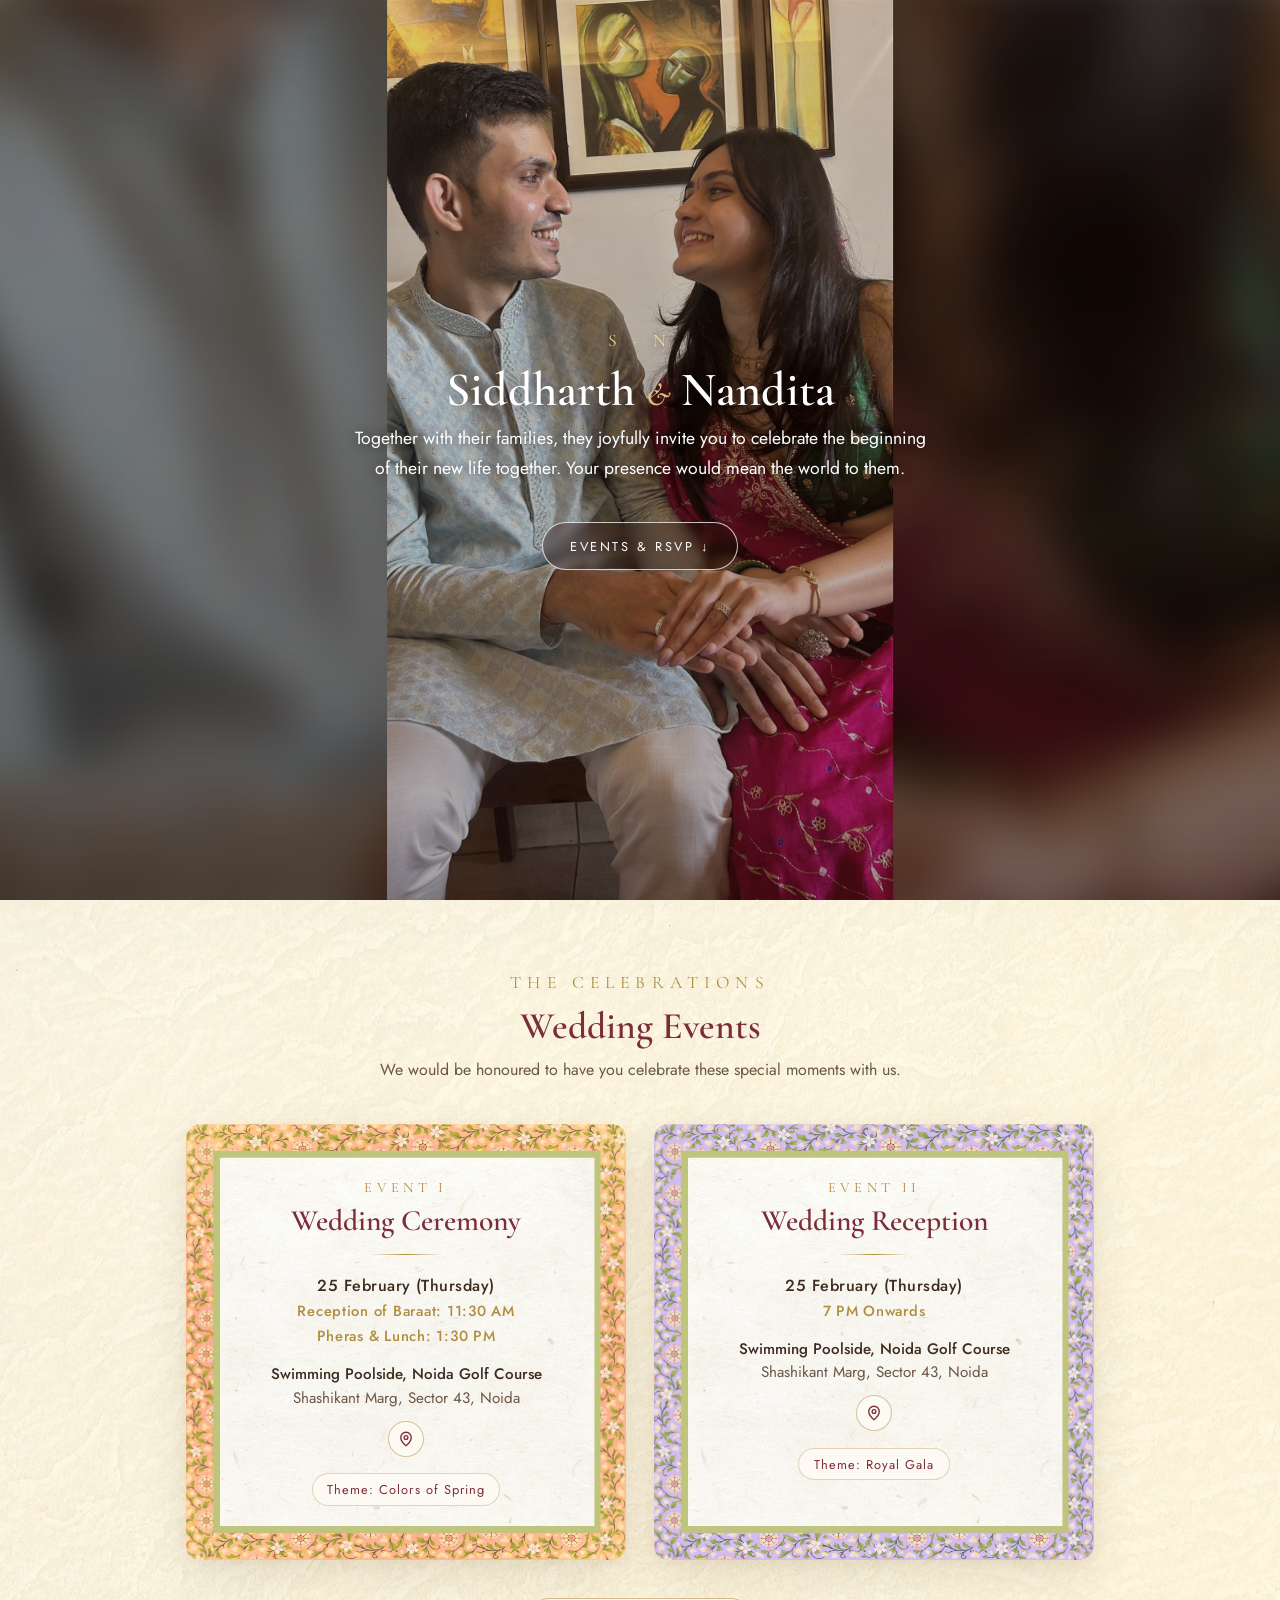
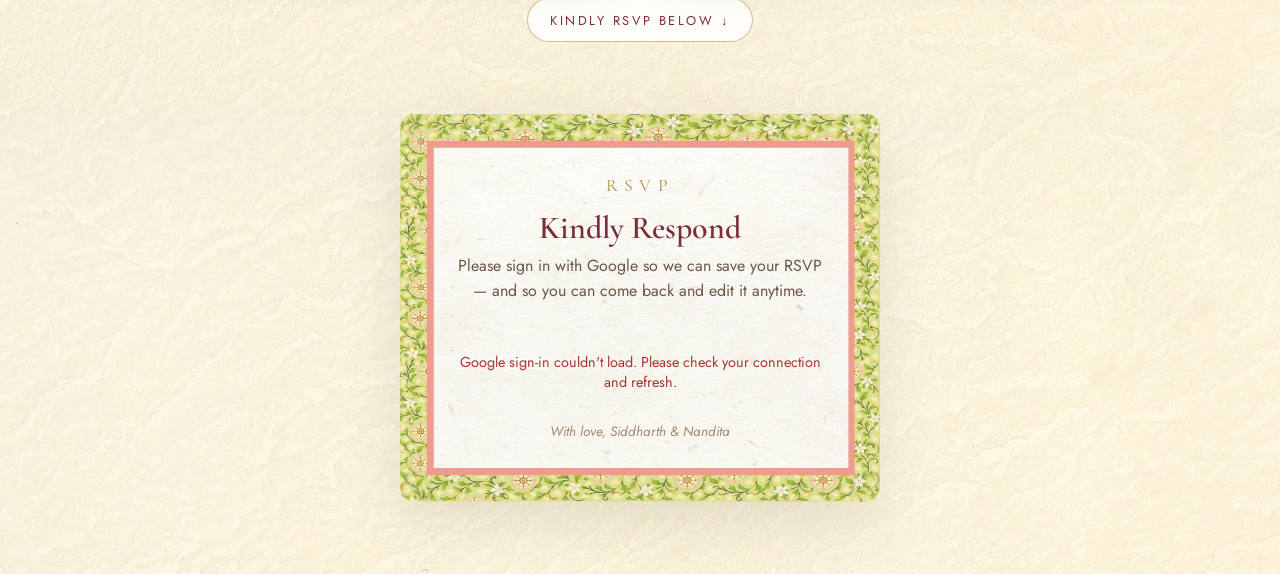
<file: siddharth/wedding-reception/index.html>
<!DOCTYPE html>
<html lang="en">
<head>
  <meta charset="UTF-8" />
  <meta name="viewport" content="width=device-width, initial-scale=1.0" />
  <title>Siddharth &amp; Nandita — RSVP</title>
  <link rel="preconnect" href="https://fonts.googleapis.com" />
  <link rel="preconnect" href="https://fonts.gstatic.com" crossorigin />
  <link href="https://fonts.googleapis.com/css2?family=Cormorant+Garamond:ital,wght@0,500;0,600;1,500&family=Jost:wght@300;400;500&display=swap" rel="stylesheet" />
  <link rel="stylesheet" href="../../assets/style.css?v=4" />
</head>
<body class="rsvp" data-side="Groom - Wedding &amp; Reception">

  <section class="hero">
    <div class="bg-photo" aria-hidden="true">
      <div class="bg-blur"></div>
      <div class="bg-main"></div>
    </div>
    <div class="hero-content">
      <div class="monogram">S &middot; N</div>
      <h1>Siddharth <span class="amp">&amp;</span> Nandita</h1>
      <p class="hero-message">
        Together with their families, they joyfully invite you to celebrate
        the beginning of their new life together. Your presence would mean
        the world to them.
      </p>
      <a class="scroll-cue" href="#events">Events &amp; RSVP &darr;</a>
    </div>
  </section>

  <!-- Event Details: Wedding & Reception -->
  <section class="events-section" id="events">
    <div class="events-header">
      <div class="monogram">The Celebrations</div>
      <h2>Wedding Events</h2>
      <p class="events-intro">We would be honoured to have you celebrate these special moments with us.</p>
    </div>

    <div class="events-grid">
      <article class="event-card event-card--wedding">
        <div class="event-tag">Event I</div>
        <h3 class="event-title">Wedding Ceremony</h3>
        <div class="event-divider" aria-hidden="true"></div>
        <p class="event-date">25 February (Thursday)</p>
        <p class="event-time">Reception of Baraat: 11:30 AM</p>
        <p class="event-time">Pheras &amp; Lunch: 1:30 PM</p>
        <p class="event-venue">
          <strong>Swimming Poolside, Noida Golf Course</strong>
          Shashikant Marg, Sector 43, Noida
        </p>
        <a class="event-map-link" href="https://maps.app.goo.gl/R5cNA3aHKBmnNBvq9" target="_blank" rel="noopener" aria-label="Open in Google Maps" title="Open in Google Maps"><svg viewBox="0 0 24 24" width="18" height="18" fill="none" stroke="currentColor" stroke-width="1.8" stroke-linecap="round" stroke-linejoin="round" aria-hidden="true"><path d="M12 21s-7-5.68-7-11a7 7 0 1 1 14 0c0 5.32-7 11-7 11z" /><circle cx="12" cy="10" r="2.5" /></svg></a>
        <span class="event-note">Theme: Colors of Spring</span>
      </article>

      <article class="event-card event-card--reception">
        <div class="event-tag">Event II</div>
        <h3 class="event-title">Wedding Reception</h3>
        <div class="event-divider" aria-hidden="true"></div>
        <p class="event-date">25 February (Thursday)</p>
        <p class="event-time">7 PM Onwards</p>
        <p class="event-venue">
          <strong>Swimming Poolside, Noida Golf Course</strong>
          Shashikant Marg, Sector 43, Noida
        </p>
        <a class="event-map-link" href="https://maps.app.goo.gl/R5cNA3aHKBmnNBvq9" target="_blank" rel="noopener" aria-label="Open in Google Maps" title="Open in Google Maps"><svg viewBox="0 0 24 24" width="18" height="18" fill="none" stroke="currentColor" stroke-width="1.8" stroke-linecap="round" stroke-linejoin="round" aria-hidden="true"><path d="M12 21s-7-5.68-7-11a7 7 0 1 1 14 0c0 5.32-7 11-7 11z" /><circle cx="12" cy="10" r="2.5" /></svg></a>
        <span class="event-note">Theme: Royal Gala</span>
      </article>
    </div>

    <div class="events-cta">
      <a class="events-rsvp-cue" href="#rsvp">Kindly RSVP Below &darr;</a>
    </div>
  </section>

  <section class="form-section" id="rsvp">
    <main class="card">
      <div id="signin-gate">
        <div class="monogram">RSVP</div>
        <h2>Kindly Respond</h2>
        <p class="invite-line">Please sign in with Google so we can save your RSVP — and so you can come back and edit it anytime.</p>
        <div id="google-btn"></div>
        <p id="signin-error" class="hidden"></p>
      </div>

      <div id="form-intro" class="hidden">
        <div class="monogram">RSVP</div>
        <h2 id="form-heading">Kindly Respond</h2>
        <p class="invite-line" id="form-subtitle">We would love to know if you can join us.</p>
        <p id="signed-in-as" class="signed-in"></p>
      </div>

      <form id="rsvp-form" class="hidden">
        <div class="field">
          <label for="name">Your Full Name</label>
          <input type="text" id="name" name="name" required autocomplete="name" placeholder="e.g. Rahul Sharma" />
        </div>

        <div class="field">
          <label for="email">Email</label>
          <input type="email" id="email" name="email" readonly />
        </div>

        <div class="field">
          <label for="phone">Phone Number</label>
          <input type="tel" id="phone" name="phone" required autocomplete="tel" inputmode="tel" pattern="[0-9+\-\s\(\)]{7,15}" title="Please enter a valid phone number" placeholder="e.g. 98765 43210" />
        </div>

        <div class="field">
          <label>Will you be attending?</label>
          <div class="choice-row">
            <span>
              <input type="radio" id="attend-yes" name="attending" value="Yes" required />
              <label class="choice" for="attend-yes">Joyfully Accept</label>
            </span>
            <span>
              <input type="radio" id="attend-no" name="attending" value="No" />
              <label class="choice" for="attend-no">Regretfully Decline</label>
            </span>
          </div>
        </div>

        <div class="field" id="guests-field">
          <label for="guests">Number of Guests in Your Family (including you)</label>
          <input type="number" id="guests" name="guests" min="1" max="15" value="1" />
        </div>

        <div class="field">
          <label for="message">Message for the Couple (optional)</label>
          <textarea id="message" name="message" placeholder="Your wishes…"></textarea>
        </div>

        <button type="submit" id="submit-btn">Send RSVP</button>
        <p id="form-error" class="hidden"></p>
      </form>

      <div id="thank-you" class="hidden">
        <p class="big">Thank you!</p>
        <p id="thank-you-text"></p>
      </div>

      <p class="footer-note">With love, Siddharth &amp; Nandita</p>
    </main>
  </section>

  <script src="https://accounts.google.com/gsi/client"></script>
  <script src="../../assets/config.js"></script>
  <script src="../../assets/rsvp.js"></script>
</body>
</html>
</file>
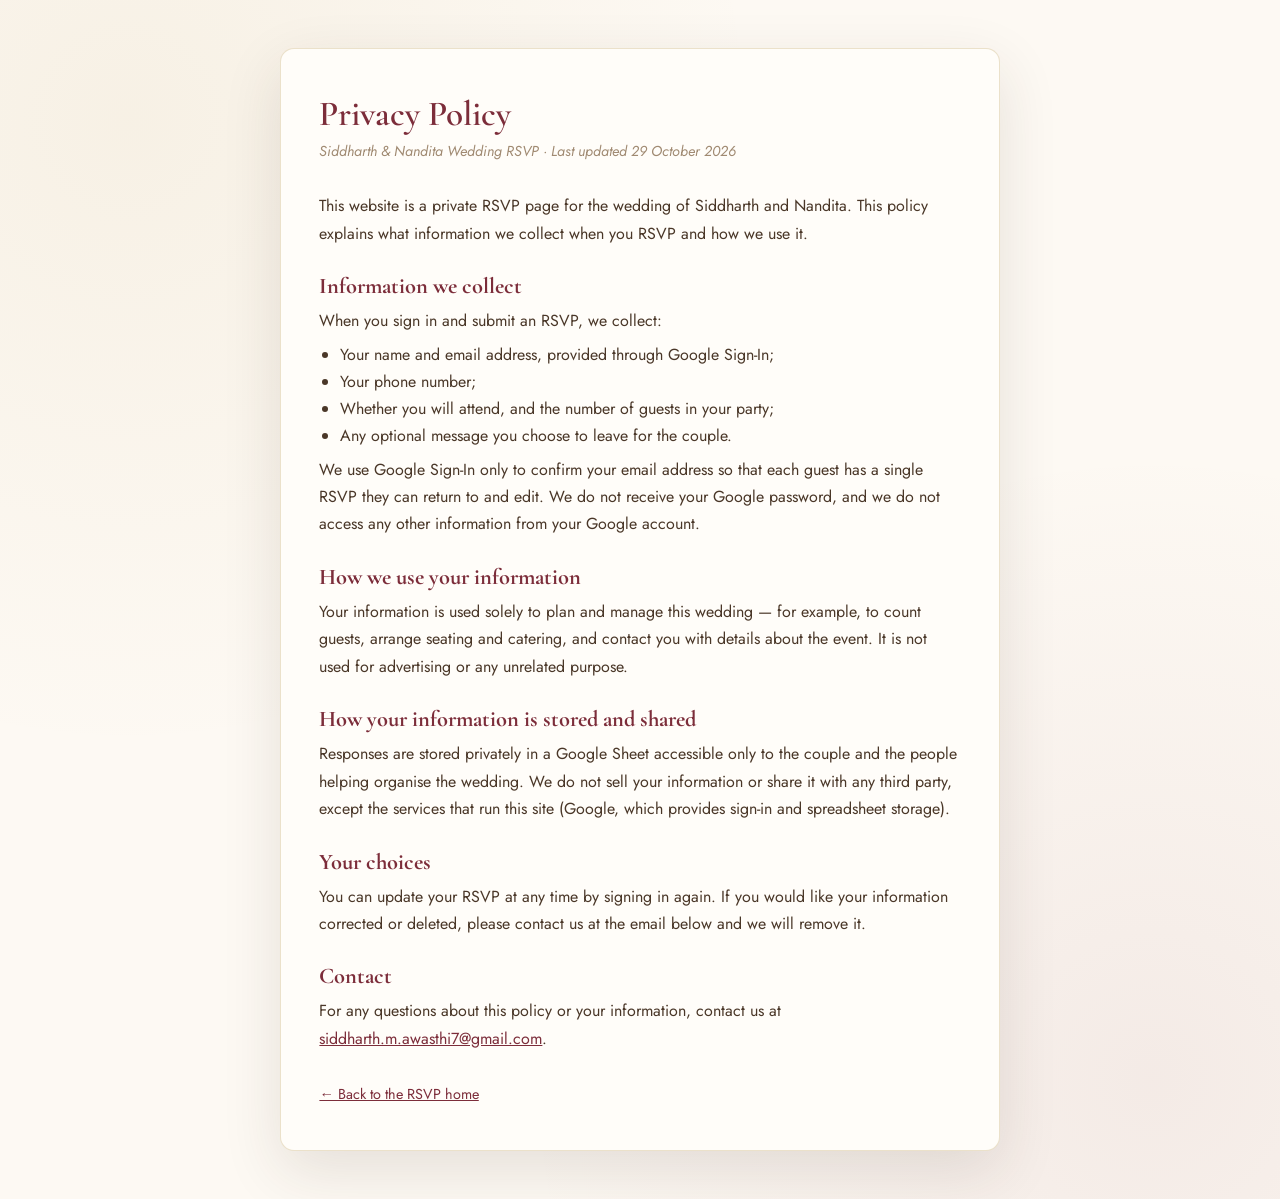
<file: privacy.html>
<!DOCTYPE html>
<html lang="en">
<head>
  <meta charset="UTF-8" />
  <meta name="viewport" content="width=device-width, initial-scale=1.0" />
  <title>Privacy Policy — Siddharth &amp; Nandita Wedding RSVP</title>
  <link rel="preconnect" href="https://fonts.googleapis.com" />
  <link rel="preconnect" href="https://fonts.gstatic.com" crossorigin />
  <link href="https://fonts.googleapis.com/css2?family=Cormorant+Garamond:ital,wght@0,500;0,600;1,500&family=Jost:wght@300;400;500&display=swap" rel="stylesheet" />
  <link rel="stylesheet" href="assets/style.css" />
  <style>
    body.legal {
      display: block;
      padding: 3rem 1rem;
    }
    .legal-card {
      max-width: 720px;
      margin: 0 auto;
      background: #fffdf9;
      border: 1px solid rgba(176, 141, 62, 0.25);
      border-radius: 14px;
      box-shadow: var(--shadow);
      padding: 2.8rem 2.4rem;
      text-align: left;
    }
    .legal-card h1 {
      font-size: 2.2rem;
      margin-bottom: 0.3rem;
    }
    .legal-card .updated {
      color: #a08a72;
      font-style: italic;
      font-size: 0.9rem;
      margin-bottom: 1.8rem;
    }
    .legal-card h2 {
      font-family: "Cormorant Garamond", Georgia, serif;
      color: var(--maroon);
      font-size: 1.4rem;
      margin: 1.6rem 0 0.5rem;
    }
    .legal-card p,
    .legal-card li {
      line-height: 1.7;
      color: #4a3728;
    }
    .legal-card ul {
      padding-left: 1.3rem;
      margin: 0.4rem 0;
    }
    .legal-card a {
      color: var(--maroon);
    }
    .back-link {
      display: inline-block;
      margin-top: 2rem;
      font-size: 0.9rem;
    }
  </style>
</head>
<body class="legal">
  <main class="legal-card">
    <h1>Privacy Policy</h1>
    <p class="updated">Siddharth &amp; Nandita Wedding RSVP · Last updated 29 October 2026</p>

    <p>
      This website is a private RSVP page for the wedding of Siddharth and
      Nandita. This policy explains what information we collect when you RSVP
      and how we use it.
    </p>

    <h2>Information we collect</h2>
    <p>When you sign in and submit an RSVP, we collect:</p>
    <ul>
      <li>Your name and email address, provided through Google Sign-In;</li>
      <li>Your phone number;</li>
      <li>Whether you will attend, and the number of guests in your party;</li>
      <li>Any optional message you choose to leave for the couple.</li>
    </ul>
    <p>
      We use Google Sign-In only to confirm your email address so that each
      guest has a single RSVP they can return to and edit. We do not receive
      your Google password, and we do not access any other information from
      your Google account.
    </p>

    <h2>How we use your information</h2>
    <p>
      Your information is used solely to plan and manage this wedding — for
      example, to count guests, arrange seating and catering, and contact you
      with details about the event. It is not used for advertising or any
      unrelated purpose.
    </p>

    <h2>How your information is stored and shared</h2>
    <p>
      Responses are stored privately in a Google Sheet accessible only to the
      couple and the people helping organise the wedding. We do not sell your
      information or share it with any third party, except the services that
      run this site (Google, which provides sign-in and spreadsheet storage).
    </p>

    <h2>Your choices</h2>
    <p>
      You can update your RSVP at any time by signing in again. If you would
      like your information corrected or deleted, please contact us at the email
      below and we will remove it.
    </p>

    <h2>Contact</h2>
    <p>
      For any questions about this policy or your information, contact us at
      <a href="mailto:siddharth.m.awasthi7@gmail.com">siddharth.m.awasthi7@gmail.com</a>.
    </p>

    <a class="back-link" href="index.html">&larr; Back to the RSVP home</a>
  </main>
</body>
</html>
</file>
<file: assets/style.css>
:root {
  --cream: #fdf9f3;
  --ink: #3d2b1f;
  --gold: #b08d3e;
  --gold-light: #d9bf82;
  --maroon: #7c2d3a;
  --maroon-dark: #5e1f2a;
  --shadow: 0 20px 60px rgba(61, 43, 31, 0.12);
}

* {
  margin: 0;
  padding: 0;
  box-sizing: border-box;
}

body {
  font-family: "Jost", "Segoe UI", sans-serif;
  background: var(--cream);
  color: var(--ink);
  min-height: 100vh;
  display: flex;
  align-items: center;
  justify-content: center;
  padding: 2rem 1rem;
  background-image:
    radial-gradient(circle at 10% 10%, rgba(176, 141, 62, 0.08), transparent 40%),
    radial-gradient(circle at 90% 90%, rgba(124, 45, 58, 0.07), transparent 40%);
}

.card {
  background: transparent;
  max-width: 480px;
  width: 100%;
  border-radius: 14px;
  box-shadow: var(--shadow);
  padding: 3.8rem 3.4rem;
  text-align: center;
  border: none;
  position: relative;
  isolation: isolate;
}

.card::before {
  content: "";
  position: absolute;
  inset: 0;
  border-radius: inherit;
  border-style: solid;
  border-width: 34px 32px 34px 34px;
  border-image-source: url("rsvp-border.jpg");
  border-image-slice: 74 69 74 74 fill;
  border-image-repeat: stretch round;
  clip-path: inset(0 round 14px);
  pointer-events: none;
  z-index: -1;
}

@media (max-width: 480px) {
  .card {
    padding: 3.1rem 2.5rem;
  }

  .card::before {
    border-width: 28px 26px 28px 28px;
  }
}

.monogram {
  font-family: "Cormorant Garamond", Georgia, serif;
  font-size: 1.1rem;
  letter-spacing: 0.35em;
  text-transform: uppercase;
  color: var(--gold);
  margin-bottom: 0.75rem;
}

h1 {
  font-family: "Cormorant Garamond", Georgia, serif;
  font-weight: 600;
  font-size: 2.6rem;
  line-height: 1.15;
  color: var(--maroon);
  margin-bottom: 0.4rem;
}

h1 .amp {
  font-style: italic;
  color: var(--gold);
  font-size: 2rem;
}

.side-tag {
  display: inline-block;
  font-size: 0.8rem;
  letter-spacing: 0.25em;
  text-transform: uppercase;
  color: var(--gold);
  border-top: 1px solid var(--gold-light);
  border-bottom: 1px solid var(--gold-light);
  padding: 0.35rem 1rem;
  margin: 0.9rem 0 1.6rem;
}

.invite-line {
  font-size: 1rem;
  color: #6b5647;
  margin-bottom: 2rem;
  line-height: 1.6;
}

form {
  text-align: left;
}

.field {
  margin-bottom: 1.4rem;
}

label {
  display: block;
  font-size: 0.8rem;
  letter-spacing: 0.12em;
  text-transform: uppercase;
  color: var(--maroon);
  margin-bottom: 0.45rem;
  font-weight: 500;
}

input[type="text"],
input[type="number"],
textarea {
  width: 100%;
  padding: 0.7rem 0.9rem;
  border: 1px solid rgba(176, 141, 62, 0.45);
  border-radius: 8px;
  background: var(--cream);
  font-family: inherit;
  font-size: 1rem;
  color: var(--ink);
  transition: border-color 0.2s, box-shadow 0.2s;
}

input:focus,
textarea:focus {
  outline: none;
  border-color: var(--gold);
  box-shadow: 0 0 0 3px rgba(176, 141, 62, 0.15);
}

textarea {
  resize: vertical;
  min-height: 80px;
}

.choice-row {
  display: grid;
  grid-template-columns: 1fr 1fr;
  gap: 0.75rem;
}

.choice-row input[type="radio"] {
  position: absolute;
  opacity: 0;
  pointer-events: none;
}

.choice-row .choice {
  display: block;
  text-align: center;
  padding: 0.85rem 0.5rem;
  border: 1px solid rgba(176, 141, 62, 0.45);
  border-radius: 8px;
  background: var(--cream);
  cursor: pointer;
  font-size: 0.95rem;
  text-transform: none;
  letter-spacing: normal;
  color: var(--ink);
  font-weight: 400;
  transition: all 0.2s;
}

.choice-row input[type="radio"]:checked + .choice {
  background: var(--maroon);
  border-color: var(--maroon);
  color: #fff;
}

.choice-row input[type="radio"]:focus-visible + .choice {
  box-shadow: 0 0 0 3px rgba(124, 45, 58, 0.3);
}

button[type="submit"] {
  width: 100%;
  padding: 0.95rem;
  margin-top: 0.5rem;
  border: none;
  border-radius: 8px;
  background: linear-gradient(135deg, var(--maroon), var(--maroon-dark));
  color: #fff;
  font-family: inherit;
  font-size: 1rem;
  letter-spacing: 0.15em;
  text-transform: uppercase;
  cursor: pointer;
  transition: transform 0.15s, box-shadow 0.15s;
}

button[type="submit"]:hover:not(:disabled) {
  transform: translateY(-1px);
  box-shadow: 0 8px 20px rgba(124, 45, 58, 0.3);
}

button[type="submit"]:disabled {
  opacity: 0.6;
  cursor: wait;
}

#guests-field.hidden,
#thank-you.hidden,
#rsvp-form.hidden,
#form-intro.hidden,
#signin-gate.hidden,
#signin-error.hidden,
#form-error.hidden {
  display: none;
}

#google-btn {
  display: flex;
  justify-content: center;
  margin: 1.6rem 0 0.4rem;
}

.signed-in {
  font-size: 0.85rem;
  color: #6b5647;
  margin-top: 0.5rem;
}

#signin-error {
  margin-top: 1rem;
  color: #a33;
  font-size: 0.9rem;
  text-align: center;
}

#thank-you {
  padding: 2rem 0 1rem;
}

#thank-you .big {
  font-family: "Cormorant Garamond", Georgia, serif;
  font-size: 1.9rem;
  color: var(--maroon);
  margin-bottom: 0.6rem;
}

#thank-you p {
  color: #6b5647;
  line-height: 1.6;
}

#form-error {
  margin-top: 1rem;
  color: #a33;
  font-size: 0.9rem;
  text-align: center;
}

.footer-note {
  margin-top: 1.8rem;
  font-size: 0.85rem;
  color: #a08a72;
  font-style: italic;
}

/* Landing page */
body.landing {
  background: #2e1610;
}

/* Photo background: the full photo (never cropped) over a blurred fill */
.bg-photo {
  position: fixed;
  inset: 0;
  z-index: -1;
  overflow: hidden;
}

.bg-photo .bg-blur {
  position: absolute;
  inset: -5%;
  background: url("couple-bg.jpg") center / cover no-repeat;
  filter: blur(24px) brightness(0.65);
}

.bg-photo .bg-main {
  position: absolute;
  inset: 0;
  background: url("couple-bg.jpg") center / contain no-repeat;
  animation: bg-drift 16s ease-in-out infinite alternate;
  will-change: transform;
}

.bg-photo::after {
  content: "";
  position: absolute;
  inset: 0;
  background: linear-gradient(rgba(46, 22, 16, 0.15), rgba(46, 22, 16, 0.4));
}

@keyframes bg-drift {
  from {
    transform: scale(1);
  }
  to {
    transform: scale(1.04) translate(0.5%, -0.5%);
  }
}

@media (prefers-reduced-motion: reduce) {
  .bg-photo .bg-main,
  .scroll-cue {
    animation: none;
  }
  .event-card.will-reveal {
    opacity: 1;
    transform: none;
    transition: none;
  }
}

/* RSVP pages: full-screen photo hero, events, form below */
html {
  scroll-behavior: smooth;
}

body.rsvp {
  display: block;
  padding: 0;
  background-color: #f8f0dc;
  background-image: url("paper-bg.jpg");
  background-repeat: repeat;
  background-position: top center;
  background-size: max(100%, 720px) auto;
}

.hero {
  position: relative;
  isolation: isolate;
  min-height: 100vh;
  display: flex;
  align-items: center;
  justify-content: center;
  text-align: center;
  padding: 2rem 1rem;
  overflow: hidden;
}

.hero .bg-photo {
  position: absolute;
}

.hero-content {
  position: relative;
  max-width: 580px;
  color: #fff;
}

.hero-content .monogram {
  color: #f6dd93;
  text-shadow: 0 2px 12px rgba(0, 0, 0, 0.8);
}

.hero-content h1 {
  color: #fff;
  font-size: 3rem;
  text-shadow: 0 2px 20px rgba(0, 0, 0, 0.55);
}

.hero-content .amp {
  color: var(--gold-light);
}

.hero-content .side-tag {
  color: var(--gold-light);
  border-color: rgba(217, 191, 130, 0.65);
}

.hero-message {
  font-size: 1.1rem;
  line-height: 1.7;
  margin-bottom: 2.4rem;
  text-shadow: 0 1px 12px rgba(0, 0, 0, 0.6);
}

.scroll-cue {
  display: inline-block;
  color: #fff;
  text-decoration: none;
  font-size: 0.8rem;
  letter-spacing: 0.2em;
  text-transform: uppercase;
  padding: 0.85rem 1.7rem;
  border: 1px solid rgba(255, 255, 255, 0.75);
  border-radius: 999px;
  background: rgba(46, 22, 16, 0.35);
  backdrop-filter: blur(4px);
  -webkit-backdrop-filter: blur(4px);
  animation: cue-bob 1.8s ease-in-out infinite;
  transition: background 0.2s, border-color 0.2s;
}

.scroll-cue:hover {
  background: var(--maroon);
  border-color: var(--maroon);
}

@keyframes cue-bob {
  0%, 100% {
    transform: translateY(0);
  }
  50% {
    transform: translateY(6px);
  }
}

/* Events section — up to 4 floating cards */
.events-section {
  max-width: 960px;
  margin: 0 auto;
  padding: 4.5rem 1.25rem 2rem;
  text-align: center;
}

.events-header {
  max-width: 540px;
  margin: 0 auto 2.6rem;
}

.events-header h2 {
  font-family: "Cormorant Garamond", Georgia, serif;
  font-weight: 600;
  font-size: 2.35rem;
  line-height: 1.15;
  color: var(--maroon);
  margin-bottom: 0.55rem;
}

.events-intro {
  font-size: 1rem;
  color: #6b5647;
  line-height: 1.6;
}

.events-grid {
  display: flex;
  flex-wrap: wrap;
  justify-content: center;
  gap: 1.75rem;
}

.event-card {
  background: #fffdf9;
  flex: 1 1 320px;
  max-width: 440px;
  width: 100%;
  border-radius: 18px;
  padding: 2.35rem 2rem;
  text-align: center;
  border: 1px solid rgba(176, 141, 62, 0.25);
  box-shadow:
    0 18px 46px rgba(61, 43, 31, 0.11),
    0 4px 12px rgba(176, 141, 62, 0.08);
  position: relative;
  transition:
    opacity 0.7s cubic-bezier(0.22, 1, 0.36, 1),
    transform 0.7s cubic-bezier(0.22, 1, 0.36, 1),
    box-shadow 0.3s ease;
}

.event-card:only-child {
  max-width: 480px;
}

.event-card::before {
  content: "";
  position: absolute;
  inset: 9px;
  border: 1px solid rgba(176, 141, 62, 0.32);
  border-radius: 12px;
  pointer-events: none;
}

.event-card--haldi,
.event-card--sangeet,
.event-card--wedding,
.event-card--reception {
  background: transparent;
  border: none;
  border-radius: 14px;
  padding: 3.4rem 3.1rem;
  isolation: isolate;
}

.event-card--haldi::before,
.event-card--sangeet::before,
.event-card--wedding::before,
.event-card--reception::before {
  inset: 0;
  border-radius: inherit;
  border-style: solid;
  border-width: 34px 32px 34px 34px;
  border-image-slice: 74 69 74 74 fill;
  border-image-repeat: stretch;
  clip-path: inset(0 round 14px);
  z-index: -1;
}

.event-card--haldi::before {
  border-image-source: url("haldi-border.jpg");
}

.event-card--sangeet::before {
  border-image-source: url("sangeet-border.jpg");
}

.event-card--wedding::before {
  border-image-source: url("wedding-border.jpg");
}

.event-card--reception::before {
  border-image-source: url("reception-border.jpg");
}

@media (max-width: 480px) {
  .event-card--haldi,
  .event-card--sangeet,
  .event-card--wedding,
  .event-card--reception {
    padding: 2.9rem 2.4rem;
  }

  .event-card--haldi::before,
  .event-card--sangeet::before,
  .event-card--wedding::before,
  .event-card--reception::before {
    border-width: 28px 26px 28px 28px;
  }
}

.event-card.will-reveal {
  opacity: 0;
  transform: translateY(36px);
}

.event-card.will-reveal.is-visible {
  opacity: 1;
  transform: translateY(0);
}

@media (min-width: 720px) {
  .event-card.will-reveal:nth-child(even) {
    transition-delay: 0.12s;
  }
}

.event-card:hover,
.event-card.will-reveal.is-visible:hover {
  transform: translateY(-6px);
  box-shadow:
    0 26px 56px rgba(61, 43, 31, 0.16),
    0 8px 20px rgba(176, 141, 62, 0.12);
  transition-delay: 0s;
}

.event-tag {
  font-family: "Cormorant Garamond", Georgia, serif;
  font-size: 0.9rem;
  letter-spacing: 0.3em;
  text-transform: uppercase;
  color: var(--gold);
  margin-bottom: 0.45rem;
}

.event-title {
  font-family: "Cormorant Garamond", Georgia, serif;
  font-weight: 600;
  font-size: 1.85rem;
  line-height: 1.2;
  color: var(--maroon);
}

.event-divider {
  width: 72px;
  height: 1px;
  margin: 1rem auto 1.15rem;
  background: linear-gradient(90deg, transparent, var(--gold), transparent);
}

.event-date {
  font-weight: 500;
  font-size: 1rem;
  color: var(--ink);
  letter-spacing: 0.03em;
}

.event-time {
  font-size: 0.92rem;
  color: var(--gold);
  font-weight: 500;
  letter-spacing: 0.05em;
  margin-top: 0.2rem;
}

.event-venue {
  margin-top: 1rem;
  font-size: 0.95rem;
  line-height: 1.55;
  color: #6b5647;
}

.event-venue strong {
  display: block;
  font-weight: 500;
  color: var(--ink);
}

.event-note {
  display: block;
  width: fit-content;
  margin: 1.05rem auto 0;
  padding: 0.35rem 0.9rem;
  font-size: 0.8rem;
  letter-spacing: 0.08em;
  color: var(--maroon);
  background: var(--cream);
  border: 1px solid rgba(176, 141, 62, 0.35);
  border-radius: 999px;
}

.event-map-link {
  display: flex;
  align-items: center;
  justify-content: center;
  width: 36px;
  height: 36px;
  margin: 0.65rem auto 0;
  color: var(--maroon);
  background: var(--cream);
  border: 1px solid rgba(176, 141, 62, 0.5);
  border-radius: 50%;
  text-decoration: none;
  transition: background 0.2s, color 0.2s, border-color 0.2s, transform 0.2s;
}

.event-map-link:hover {
  background: var(--maroon);
  color: #fff;
  border-color: var(--maroon);
  transform: translateY(-2px);
}

.events-cta {
  margin-top: 2.4rem;
}

.events-rsvp-cue {
  display: inline-block;
  color: var(--maroon);
  text-decoration: none;
  font-size: 0.8rem;
  letter-spacing: 0.2em;
  text-transform: uppercase;
  padding: 0.7rem 1.4rem;
  border: 1px solid rgba(176, 141, 62, 0.55);
  border-radius: 999px;
  background: #fffdf9;
  transition: background 0.2s, color 0.2s, border-color 0.2s;
}

.events-rsvp-cue:hover {
  background: var(--maroon);
  color: #fff;
  border-color: var(--maroon);
}

.form-section {
  display: flex;
  justify-content: center;
  padding: 2.5rem 1rem 4.5rem;
}

.card h2 {
  font-family: "Cormorant Garamond", Georgia, serif;
  font-weight: 600;
  font-size: 2rem;
  color: var(--maroon);
  margin-bottom: 0.4rem;
}

.landing-content {
  position: relative;
  max-width: 480px;
  width: 100%;
  text-align: center;
}

.landing-content .monogram {
  color: #f6dd93;
  text-shadow: 0 2px 12px rgba(0, 0, 0, 0.8);
}

.landing-content h1 {
  color: #fff;
  text-shadow: 0 2px 20px rgba(0, 0, 0, 0.55);
}

.landing-content .amp {
  color: var(--gold-light);
}

.landing-content .invite-line {
  color: rgba(255, 255, 255, 0.92);
  text-shadow: 0 1px 12px rgba(0, 0, 0, 0.6);
}


.couple-photo {
  width: 210px;
  height: 265px;
  margin: 0.5rem auto 1.4rem;
  border-radius: 110px 110px 14px 14px;
  padding: 6px;
  background: linear-gradient(160deg, var(--gold-light), var(--gold), var(--gold-light));
  box-shadow: 0 12px 30px rgba(61, 43, 31, 0.18);
}

.couple-photo img {
  width: 100%;
  height: 100%;
  object-fit: cover;
  object-position: center 30%;
  border-radius: 104px 104px 10px 10px;
  display: block;
}


.landing-links {
  display: grid;
  gap: 1rem;
  margin-top: 1.5rem;
}

.landing-links a {
  display: block;
  padding: 1rem;
  border: 1px solid rgba(217, 191, 130, 0.7);
  border-radius: 10px;
  text-decoration: none;
  color: #fff;
  font-size: 1.05rem;
  letter-spacing: 0.08em;
  background: rgba(46, 22, 16, 0.4);
  backdrop-filter: blur(5px);
  -webkit-backdrop-filter: blur(5px);
  text-shadow: 0 1px 8px rgba(0, 0, 0, 0.5);
  transition: all 0.2s;
}

.landing-links a:hover {
  background: var(--maroon);
  color: #fff;
  border-color: var(--maroon);
}
</file>
